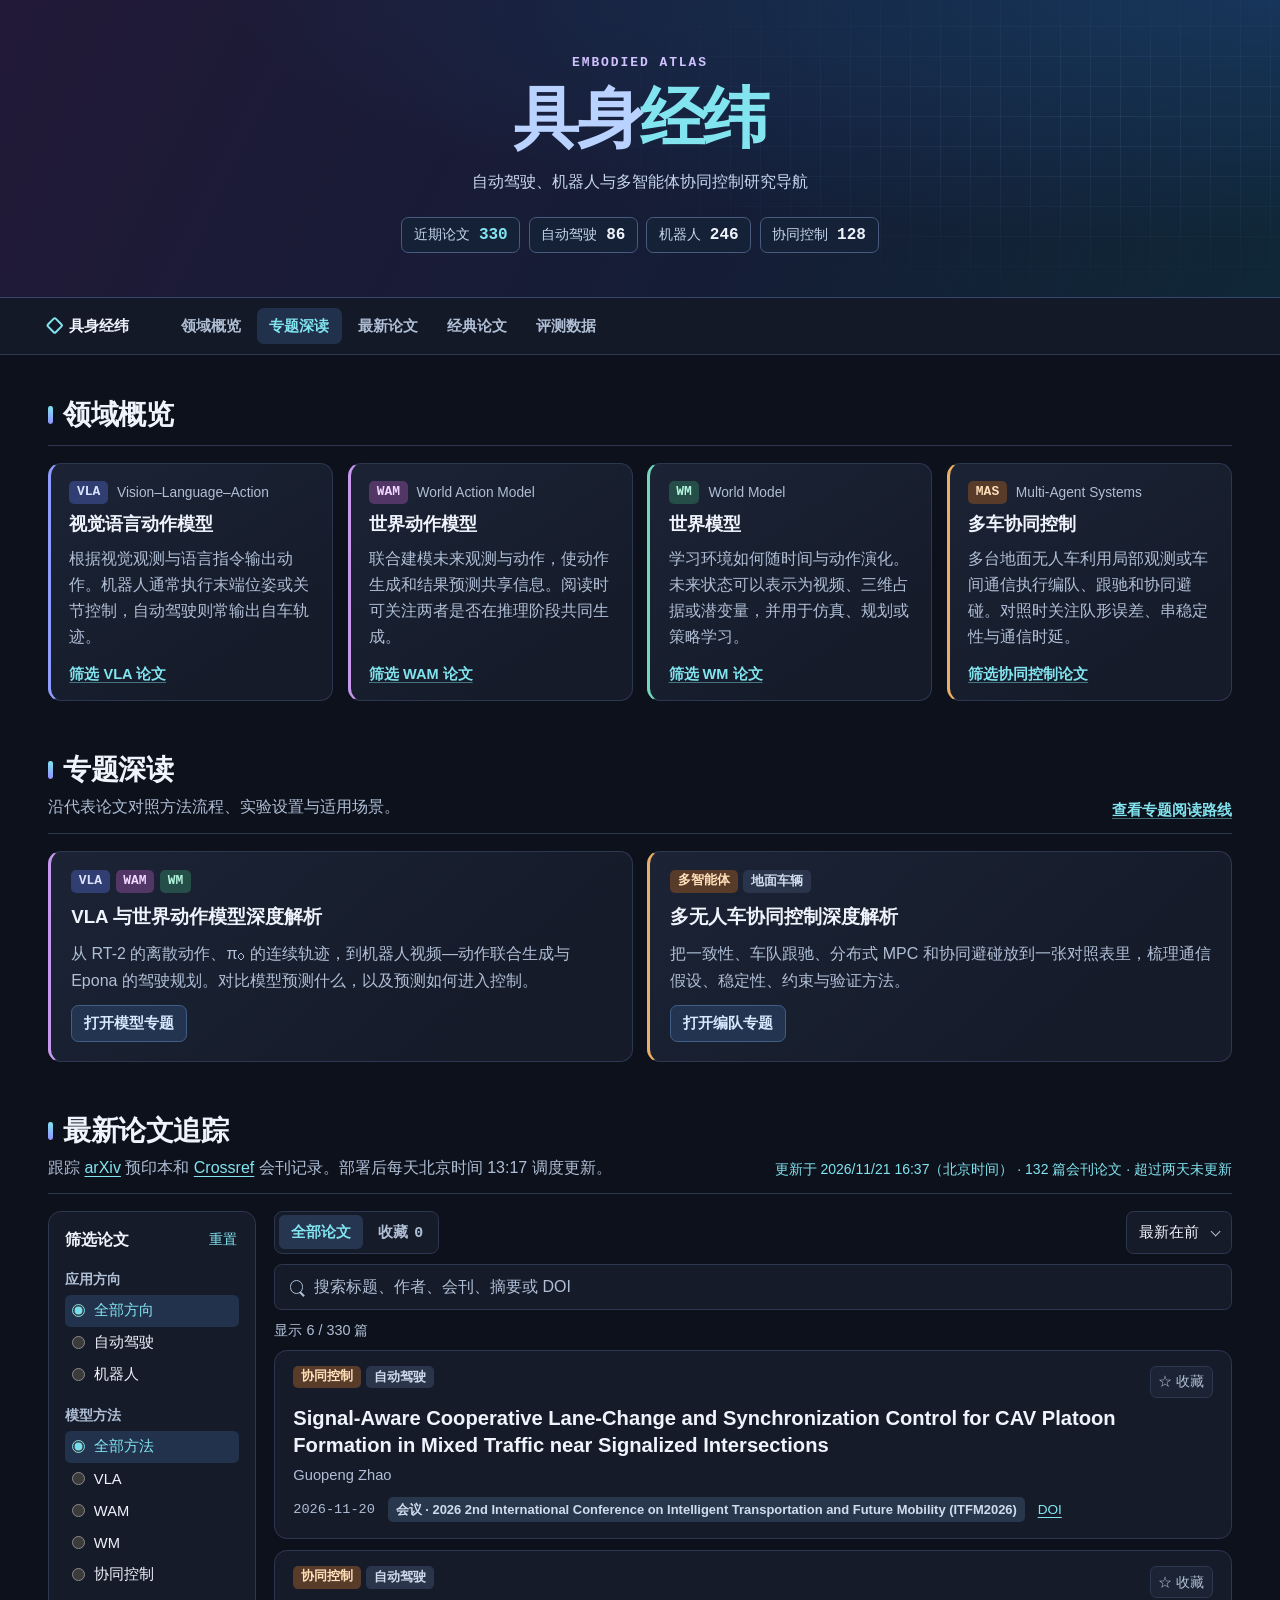
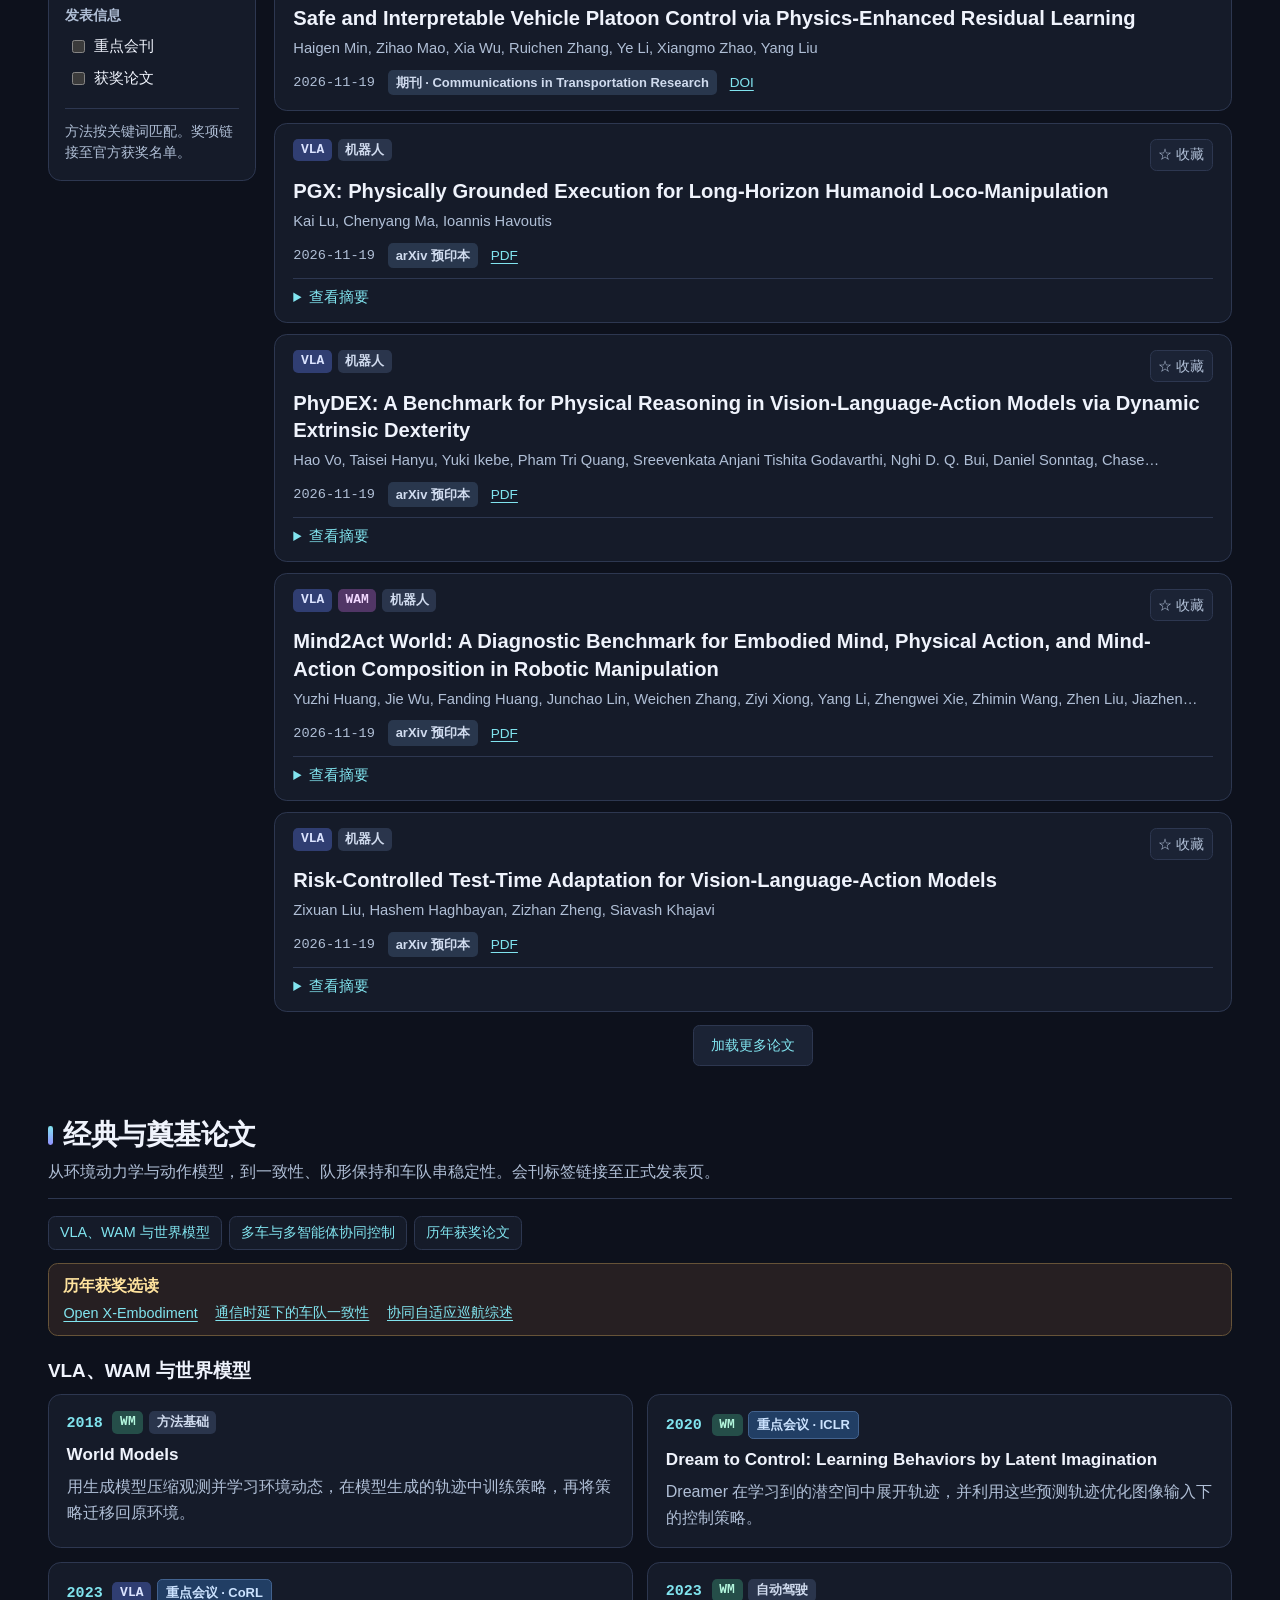
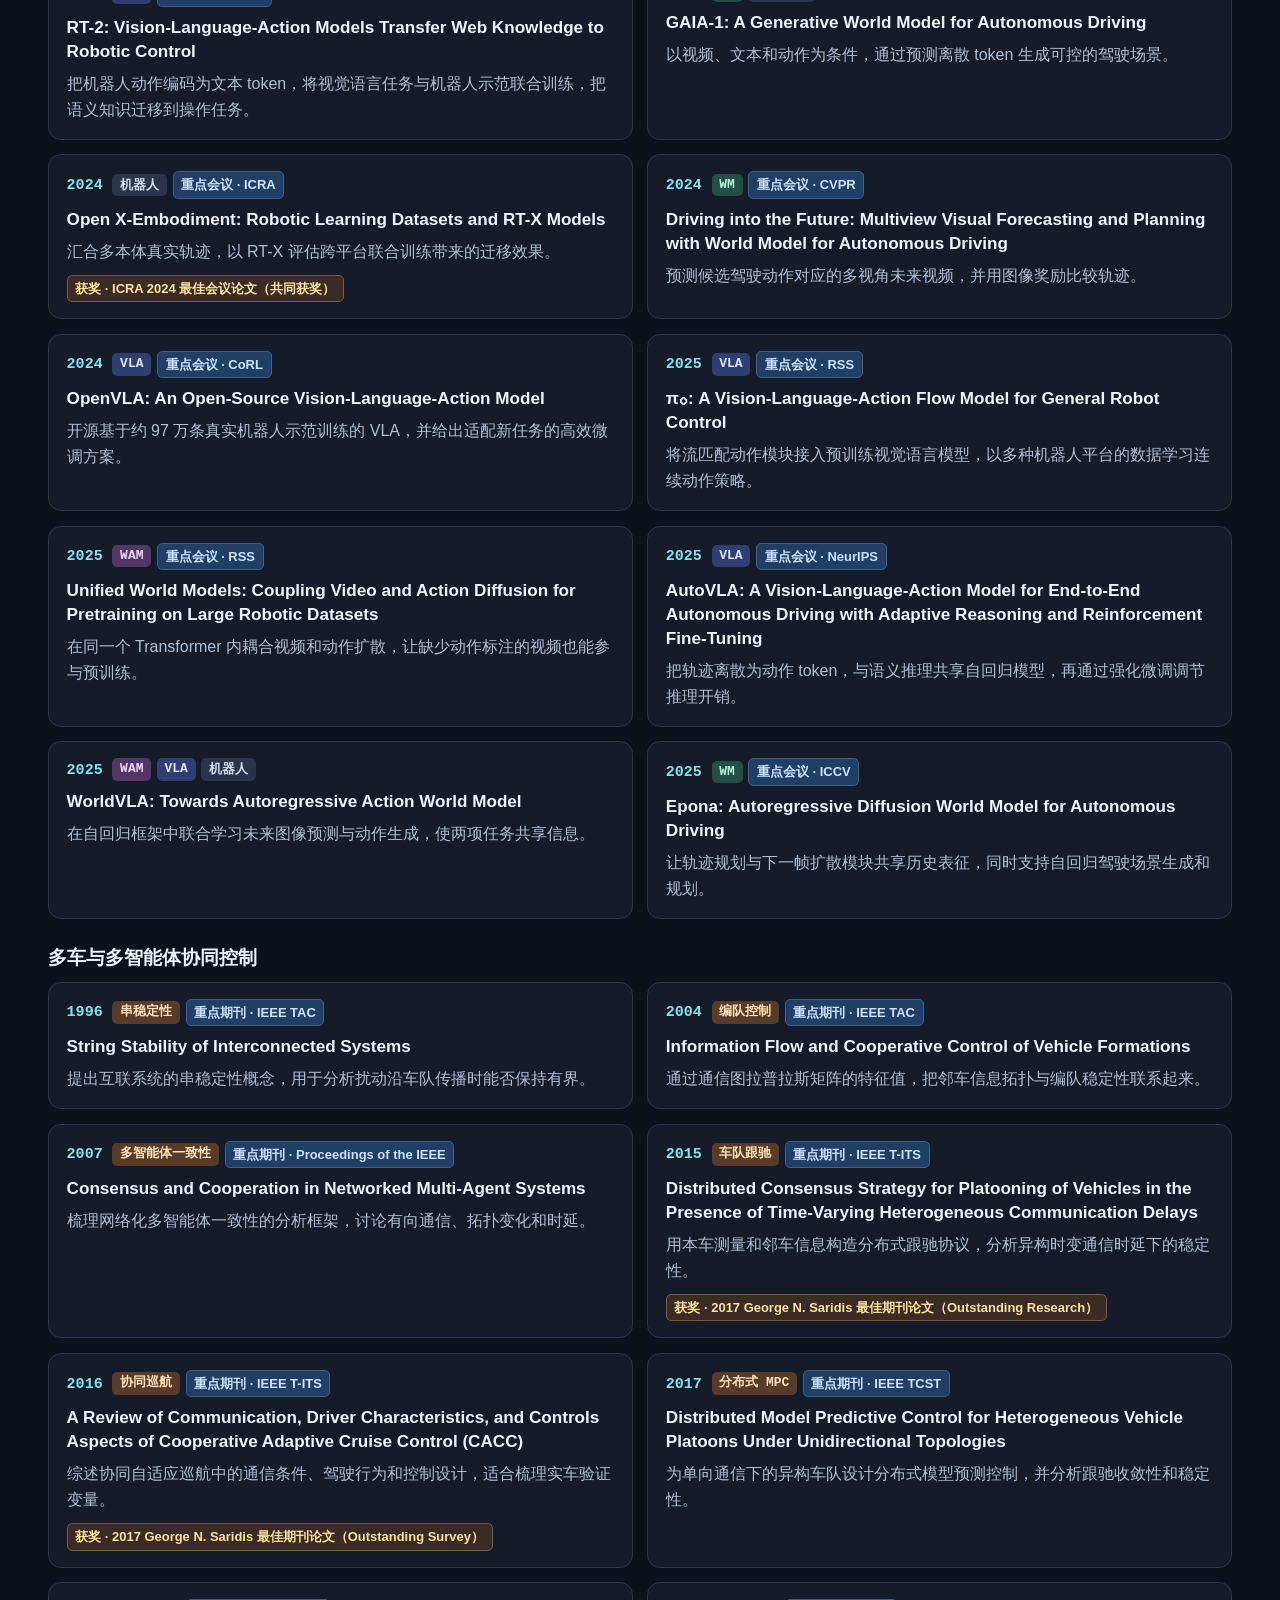
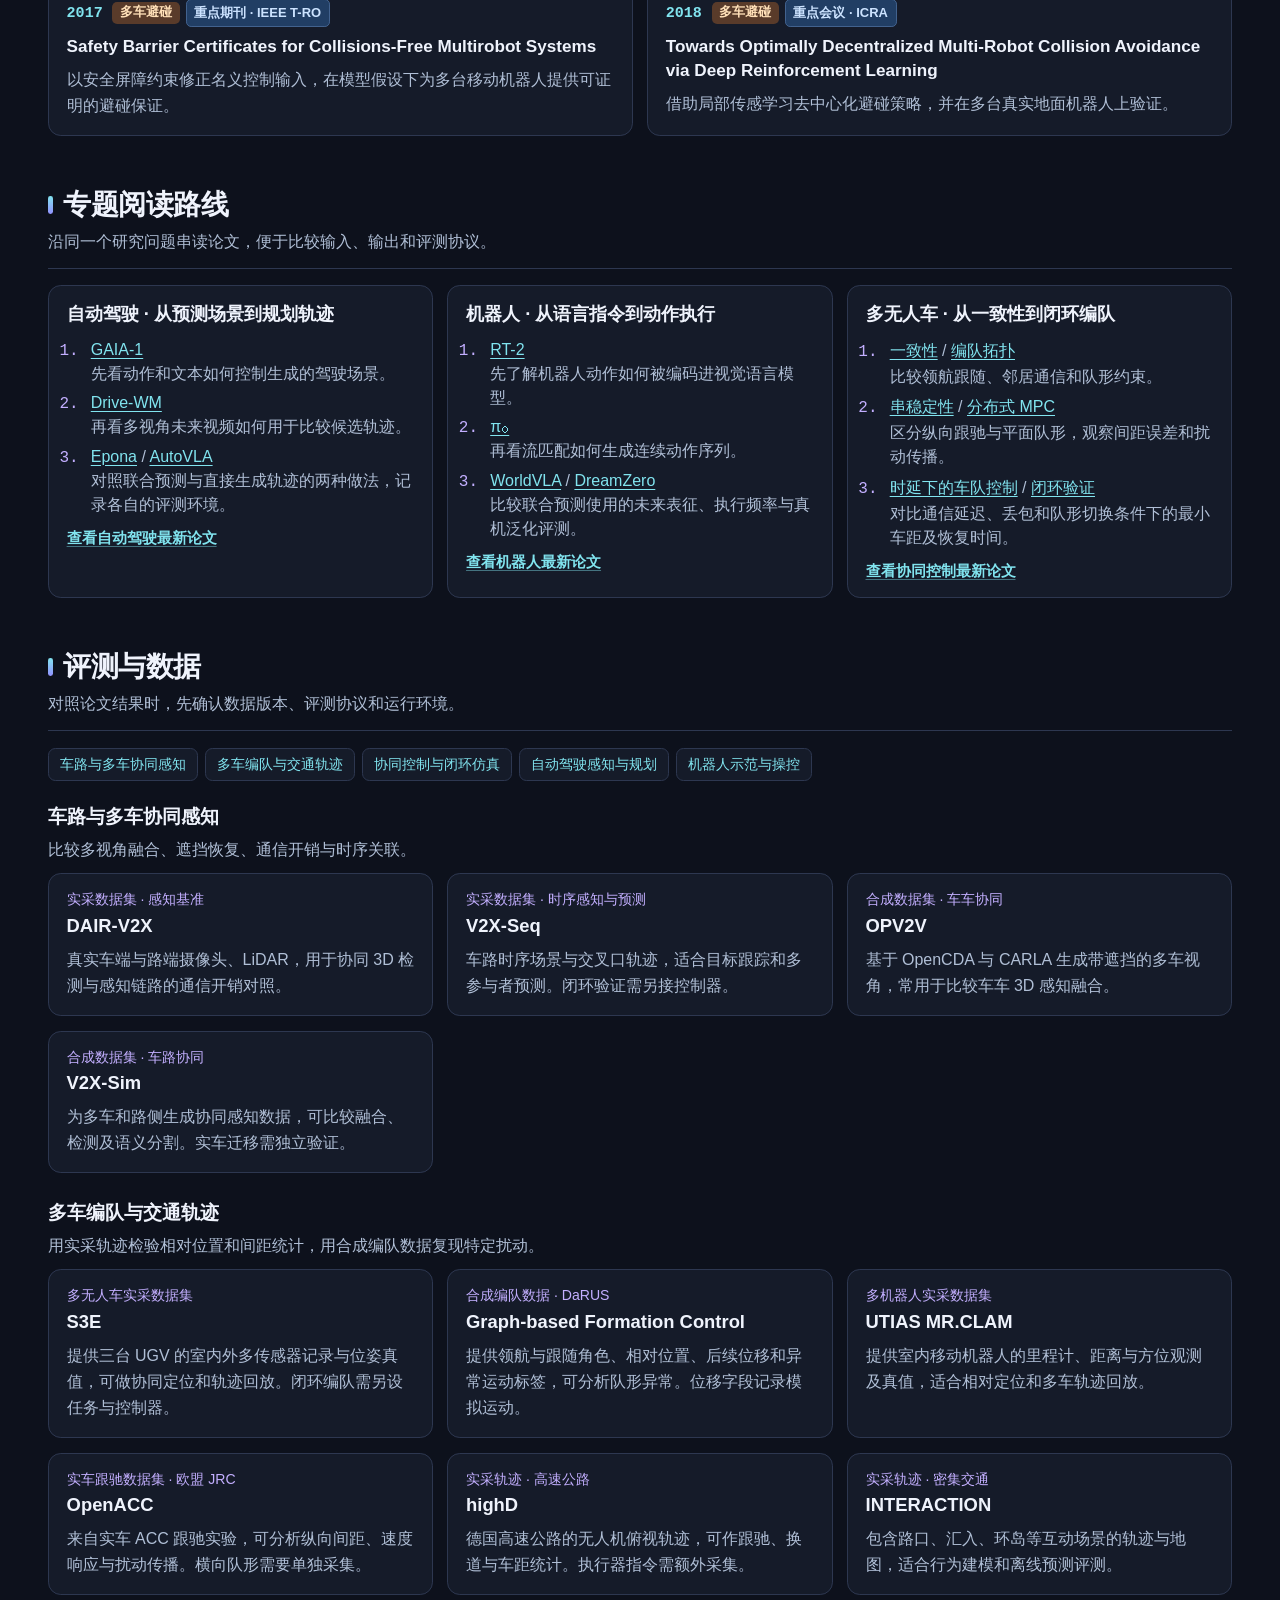
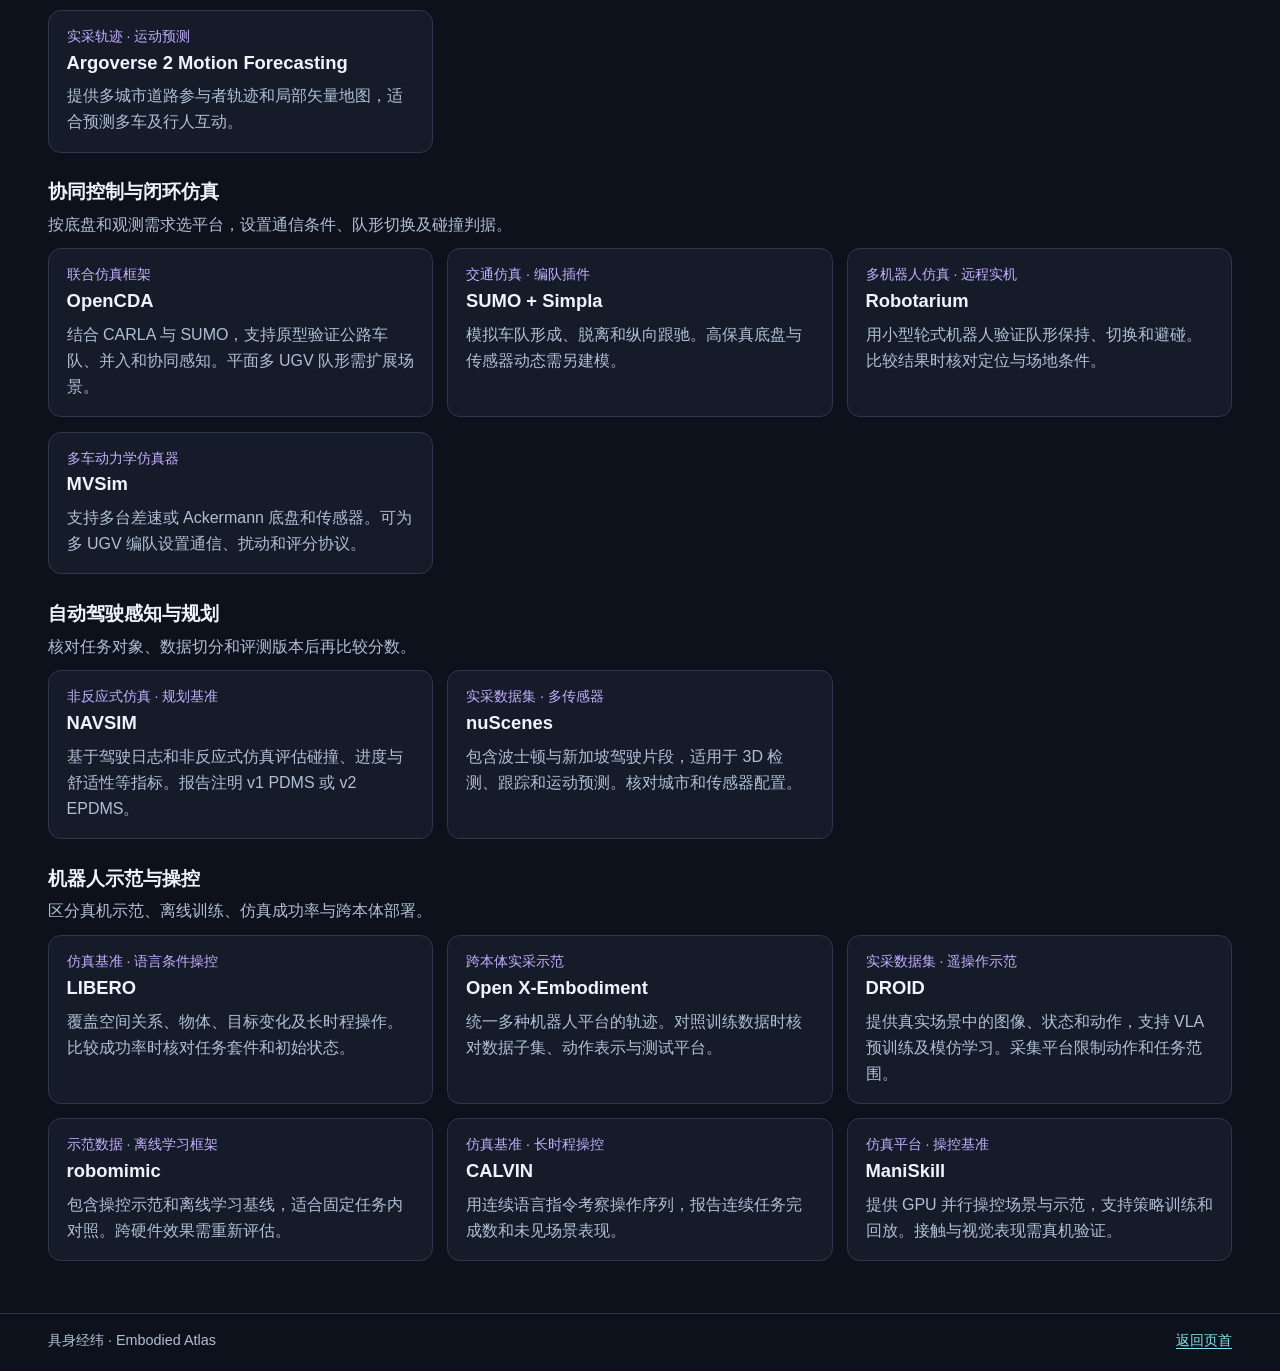
<file: embodied-ai-paper-library/site/index.html>
<!doctype html>
<html lang="zh-CN">
<head>
  <meta charset="utf-8">
  <meta name="viewport" content="width=device-width, initial-scale=1">
  <meta name="description" content="追踪自动驾驶、机器人与多无人车协同控制论文，查阅会刊与奖项、经典文献、数据集及仿真基准。">
  <title>具身经纬 · Embodied Atlas</title>
  <link rel="stylesheet" href="./styles.css">
  <script defer src="./papers.js"></script>
  <script defer src="./app.js"></script>
</head>
<body id="top">
  <a class="skip" href="#tracker">跳到最新论文</a>

  <header class="hero" aria-labelledby="page-title">
    <div class="wrap hero-inner">
      <div class="hero-copy">
        <p class="hero-scope" lang="en">EMBODIED ATLAS</p>
        <h1 id="page-title">具身<span>经纬</span></h1>
        <p class="hero-description">自动驾驶、机器人与多智能体协同控制研究导航</p>
      </div>
      <dl class="hero-stats" aria-label="最新论文收录情况">
        <div class="stat-total"><dt>近期论文</dt><dd id="stat-all">—</dd></div>
        <div><dt>自动驾驶</dt><dd id="stat-driving">—</dd></div>
        <div><dt>机器人</dt><dd id="stat-robotics">—</dd></div>
        <div><dt>协同控制</dt><dd id="stat-mas">—</dd></div>
      </dl>
    </div>
  </header>

  <nav class="section-nav" aria-label="栏目导航">
    <div class="wrap nav-inner">
      <a class="nav-home" href="#top" aria-label="返回页首"><span aria-hidden="true"></span> 具身经纬</a>
      <div class="nav-links">
        <a href="#overview">领域概览</a>
        <a class="nav-dossier" href="#topics">专题深读</a>
        <a href="#tracker">最新论文</a>
        <a href="#classics">经典论文</a>
        <a href="#benchmarks">评测数据</a>
      </div>
    </div>
  </nav>

  <main class="wrap">
    <section id="overview" class="page-section" aria-labelledby="overview-title">
      <div class="section-heading">
        <h2 id="overview-title">领域概览</h2>
      </div>
      <div class="overview-grid">
        <article class="overview-card accent-vla">
          <div class="method-meta"><span class="badge badge-method badge-vla">VLA</span><span lang="en">Vision–Language–Action</span></div>
          <h3>视觉语言动作模型</h3>
          <p>根据视觉观测与语言指令输出动作。机器人通常执行末端位姿或关节控制，自动驾驶则常输出自车轨迹。</p>
          <a class="inline-link" href="#tracker" data-track-method="VLA">筛选 VLA 论文</a>
        </article>
        <article class="overview-card accent-wam">
          <div class="method-meta"><span class="badge badge-method badge-wam">WAM</span><span lang="en">World Action Model</span></div>
          <h3>世界动作模型</h3>
          <p>联合建模未来观测与动作，使动作生成和结果预测共享信息。阅读时可关注两者是否在推理阶段共同生成。</p>
          <a class="inline-link" href="#tracker" data-track-method="WAM">筛选 WAM 论文</a>
        </article>
        <article class="overview-card accent-wm">
          <div class="method-meta"><span class="badge badge-method badge-wm">WM</span><span lang="en">World Model</span></div>
          <h3>世界模型</h3>
          <p>学习环境如何随时间与动作演化。未来状态可以表示为视频、三维占据或潜变量，并用于仿真、规划或策略学习。</p>
          <a class="inline-link" href="#tracker" data-track-method="WM">筛选 WM 论文</a>
        </article>
        <article class="overview-card accent-mas">
          <div class="method-meta"><span class="badge badge-method badge-mas">MAS</span><span lang="en">Multi-Agent Systems</span></div>
          <h3>多车协同控制</h3>
          <p>多台地面无人车利用局部观测或车间通信执行编队、跟驰和协同避碰。对照时关注队形误差、串稳定性与通信时延。</p>
          <a class="inline-link" href="#tracker" data-track-method="MAS">筛选协同控制论文</a>
        </article>
      </div>
    </section>

    <section id="topics" class="page-section" aria-labelledby="topics-title">
      <div class="section-heading">
        <div>
          <h2 id="topics-title">专题深读</h2>
          <p>沿代表论文对照方法流程、实验设置与适用场景。</p>
        </div>
        <a class="inline-link" href="#reading-routes">查看专题阅读路线</a>
      </div>
      <div class="feature-grid">
        <article class="feature-card accent-wam">
          <div class="badges">
            <span class="badge badge-method badge-vla">VLA</span>
            <span class="badge badge-method badge-wam">WAM</span>
            <span class="badge badge-method badge-wm">WM</span>
          </div>
          <h3>VLA 与世界动作模型深度解析</h3>
          <p>从 RT-2 的离散动作、π₀ 的连续轨迹，到机器人视频—动作联合生成与 Epona 的驾驶规划。对比模型预测什么，以及预测如何进入控制。</p>
          <a class="feature-link" href="./world-action.html">打开模型专题</a>
        </article>
        <article class="feature-card accent-mas">
          <div class="badges">
            <span class="badge badge-method badge-mas">多智能体</span>
            <span class="badge badge-domain">地面车辆</span>
          </div>
          <h3>多无人车协同控制深度解析</h3>
          <p>把一致性、车队跟驰、分布式 MPC 和协同避碰放到一张对照表里，梳理通信假设、稳定性、约束与验证方法。</p>
          <a class="feature-link" href="./cooperative.html">打开编队专题</a>
        </article>
      </div>
    </section>

    <section id="tracker" class="page-section" aria-labelledby="tracker-title" tabindex="-1">
      <div class="section-heading tracker-heading">
        <div>
          <h2 id="tracker-title">最新论文追踪</h2>
          <p>跟踪 <a href="https://arxiv.org/">arXiv</a> 预印本和 <a href="https://www.crossref.org/documentation/retrieve-metadata/rest-api/">Crossref</a> 会刊记录。部署后每天北京时间 13:17 调度更新。</p>
        </div>
        <p id="sync-status" class="sync-status">正在读取论文…</p>
      </div>

      <div class="tracker">
        <aside class="filters" aria-labelledby="filters-title">
          <div class="filters-header">
            <h3 id="filters-title">筛选论文</h3>
            <button type="button" class="text-button" id="reset">重置</button>
          </div>
          <fieldset>
            <legend>应用方向</legend>
            <label class="radio-option"><input type="radio" name="domain" value="all" checked> 全部方向</label>
            <label class="radio-option"><input type="radio" name="domain" value="driving"> 自动驾驶</label>
            <label class="radio-option"><input type="radio" name="domain" value="robotics"> 机器人</label>
          </fieldset>
          <fieldset>
            <legend>模型方法</legend>
            <label class="radio-option"><input type="radio" name="method" value="all" checked> 全部方法</label>
            <label class="radio-option"><input type="radio" name="method" value="VLA"> VLA</label>
            <label class="radio-option"><input type="radio" name="method" value="WAM"> WAM</label>
            <label class="radio-option"><input type="radio" name="method" value="WM"> WM</label>
            <label class="radio-option"><input type="radio" name="method" value="MAS"> 协同控制</label>
          </fieldset>
          <fieldset class="publication-filters">
            <legend>发表信息</legend>
            <label class="radio-option"><input type="checkbox" id="featured-only"> 重点会刊</label>
            <label class="radio-option"><input type="checkbox" id="awards-only"> 获奖论文</label>
          </fieldset>
          <p class="filter-note">方法按关键词匹配。奖项链接至官方获奖名单。</p>
        </aside>

        <div id="results" class="results" aria-labelledby="list-title">
          <h3 class="visually-hidden" id="list-title" tabindex="-1">最新论文</h3>
          <div class="results-actions">
            <div class="view-switch" role="group" aria-label="论文视图">
              <button type="button" id="show-feed" aria-pressed="true">全部论文</button>
              <button type="button" id="show-saved" aria-pressed="false">收藏 <span id="saved-count">0</span></button>
            </div>
            <label class="sort-control">
              <span class="visually-hidden">按论文日期排序</span>
              <select id="sort">
                <option value="desc">最新在前</option>
                <option value="asc">最早在前</option>
              </select>
            </label>
          </div>
          <div class="search-control" role="search">
            <span class="search-icon" aria-hidden="true"></span>
            <label class="visually-hidden" for="search">搜索论文</label>
            <input type="search" id="search" placeholder="搜索标题、作者、会刊、摘要或 DOI" autocomplete="off">
          </div>
          <p class="results-count" id="match-count" role="status">正在加载…</p>
          <div id="paper-list" class="paper-list"></div>
          <div id="empty-state" class="empty-state" hidden>
            <h4 id="empty-title"></h4>
            <p id="empty-body"></p>
            <a id="empty-awards" href="#classic-awards" hidden>查看历年获奖论文</a>
          </div>
          <div class="more-row">
            <button type="button" id="more" class="outline-button" hidden>加载更多论文</button>
          </div>
          <p id="save-status" class="visually-hidden" role="status"></p>
          <noscript><p class="empty-state">查看和筛选最新论文需要启用 JavaScript。</p></noscript>
        </div>
      </div>
    </section>

    <section id="classics" class="page-section" aria-labelledby="classics-title">
      <div class="section-heading">
        <div>
          <h2 id="classics-title">经典与奠基论文</h2>
          <p>从环境动力学与动作模型，到一致性、队形保持和车队串稳定性。会刊标签链接至正式发表页。</p>
        </div>
      </div>
      <div class="anchor-links" aria-label="经典论文分类">
        <a href="#model-classics">VLA、WAM 与世界模型</a>
        <a href="#control-classics">多车与多智能体协同控制</a>
        <a href="#classic-awards">历年获奖论文</a>
      </div>
      <div class="award-strip" id="classic-awards" aria-labelledby="classic-awards-title">
        <h3 id="classic-awards-title">历年获奖选读</h3>
        <div>
          <a href="#classic-open-x">Open X-Embodiment</a>
          <a href="#classic-platooning">通信时延下的车队一致性</a>
          <a href="#classic-cacc-survey">协同自适应巡航综述</a>
        </div>
      </div>
      <h3 class="group-heading" id="model-classics">VLA、WAM 与世界模型</h3>
      <ol class="classics-grid">
        <li class="classic" id="classic-world-models">
          <div class="classic-meta"><time datetime="2018">2018</time><span class="badge badge-method badge-wm">WM</span><span class="badge badge-domain">方法基础</span></div>
          <h3><a lang="en" href="https://arxiv.org/abs/1803.10122" target="_blank" rel="noopener noreferrer">World Models</a></h3>
          <p>用生成模型压缩观测并学习环境动态，在模型生成的轨迹中训练策略，再将策略迁移回原环境。</p>
        </li>
        <li class="classic" id="classic-dreamer">
          <div class="classic-meta"><time datetime="2020">2020</time><span class="badge badge-method badge-wm">WM</span><a class="badge venue-highlight" href="https://openreview.net/forum?id=S1lOTC4tDS" target="_blank" rel="noopener noreferrer">重点会议 · ICLR</a></div>
          <h3><a lang="en" href="https://openreview.net/forum?id=S1lOTC4tDS" target="_blank" rel="noopener noreferrer">Dream to Control: Learning Behaviors by Latent Imagination</a></h3>
          <p>Dreamer 在学习到的潜空间中展开轨迹，并利用这些预测轨迹优化图像输入下的控制策略。</p>
        </li>
        <li class="classic" id="classic-rt2">
          <div class="classic-meta"><time datetime="2023">2023</time><span class="badge badge-method badge-vla">VLA</span><a class="badge venue-highlight" href="https://proceedings.mlr.press/v229/zitkovich23a.html" target="_blank" rel="noopener noreferrer">重点会议 · CoRL</a></div>
          <h3><a lang="en" href="https://proceedings.mlr.press/v229/zitkovich23a.html" target="_blank" rel="noopener noreferrer">RT-2: Vision-Language-Action Models Transfer Web Knowledge to Robotic Control</a></h3>
          <p>把机器人动作编码为文本 token，将视觉语言任务与机器人示范联合训练，把语义知识迁移到操作任务。</p>
        </li>
        <li class="classic" id="classic-gaia">
          <div class="classic-meta"><time datetime="2023">2023</time><span class="badge badge-method badge-wm">WM</span><span class="badge badge-domain">自动驾驶</span></div>
          <h3><a lang="en" href="https://arxiv.org/abs/2309.17080" target="_blank" rel="noopener noreferrer">GAIA-1: A Generative World Model for Autonomous Driving</a></h3>
          <p>以视频、文本和动作为条件，通过预测离散 token 生成可控的驾驶场景。</p>
        </li>
        <li class="classic" id="classic-open-x" data-award-id="2310.08864" data-award-doi="10.1109/icra57147.2024.10611477">
          <div class="classic-meta"><time datetime="2024">2024</time><span class="badge badge-domain">机器人</span><a class="badge venue-highlight" href="https://doi.org/10.1109/ICRA57147.2024.10611477" target="_blank" rel="noopener noreferrer">重点会议 · ICRA</a></div>
          <h3><a lang="en" href="https://doi.org/10.1109/ICRA57147.2024.10611477" target="_blank" rel="noopener noreferrer">Open X-Embodiment: Robotic Learning Datasets and RT-X Models</a></h3>
          <p>汇合多本体真实轨迹，以 RT-X 评估跨平台联合训练带来的迁移效果。</p>
          <a class="badge award-chip" href="https://www.ieee-ras.org/awards-recognition/conference-awards/ieee-icra-best-conference-paper-award/" target="_blank" rel="noopener noreferrer">获奖 · ICRA 2024 最佳会议论文（共同获奖）</a>
        </li>
        <li class="classic" id="classic-drive-wm">
          <div class="classic-meta"><time datetime="2024">2024</time><span class="badge badge-method badge-wm">WM</span><a class="badge venue-highlight" href="https://openaccess.thecvf.com/content/CVPR2024/html/Wang_Driving_into_the_Future_Multiview_Visual_Forecasting_and_Planning_with_CVPR_2024_paper.html" target="_blank" rel="noopener noreferrer">重点会议 · CVPR</a></div>
          <h3><a lang="en" href="https://openaccess.thecvf.com/content/CVPR2024/html/Wang_Driving_into_the_Future_Multiview_Visual_Forecasting_and_Planning_with_CVPR_2024_paper.html" target="_blank" rel="noopener noreferrer">Driving into the Future: Multiview Visual Forecasting and Planning with World Model for Autonomous Driving</a></h3>
          <p>预测候选驾驶动作对应的多视角未来视频，并用图像奖励比较轨迹。</p>
        </li>
        <li class="classic" id="classic-openvla">
          <div class="classic-meta"><time datetime="2024">2024</time><span class="badge badge-method badge-vla">VLA</span><a class="badge venue-highlight" href="https://proceedings.mlr.press/v270/kim25c.html" target="_blank" rel="noopener noreferrer">重点会议 · CoRL</a></div>
          <h3><a lang="en" href="https://proceedings.mlr.press/v270/kim25c.html" target="_blank" rel="noopener noreferrer">OpenVLA: An Open-Source Vision-Language-Action Model</a></h3>
          <p>开源基于约 97 万条真实机器人示范训练的 VLA，并给出适配新任务的高效微调方案。</p>
        </li>
        <li class="classic" id="classic-pi0">
          <div class="classic-meta"><time datetime="2025">2025</time><span class="badge badge-method badge-vla">VLA</span><a class="badge venue-highlight" href="https://www.roboticsproceedings.org/rss21/p010.html" target="_blank" rel="noopener noreferrer">重点会议 · RSS</a></div>
          <h3><a lang="en" href="https://www.roboticsproceedings.org/rss21/p010.html" target="_blank" rel="noopener noreferrer">π₀: A Vision-Language-Action Flow Model for General Robot Control</a></h3>
          <p>将流匹配动作模块接入预训练视觉语言模型，以多种机器人平台的数据学习连续动作策略。</p>
        </li>
        <li class="classic" id="classic-uwm">
          <div class="classic-meta"><time datetime="2025">2025</time><span class="badge badge-method badge-wam">WAM</span><a class="badge venue-highlight" href="https://roboticsproceedings.org/rss21/p015.html" target="_blank" rel="noopener noreferrer">重点会议 · RSS</a></div>
          <h3><a lang="en" href="https://roboticsproceedings.org/rss21/p015.html" target="_blank" rel="noopener noreferrer">Unified World Models: Coupling Video and Action Diffusion for Pretraining on Large Robotic Datasets</a></h3>
          <p>在同一个 Transformer 内耦合视频和动作扩散，让缺少动作标注的视频也能参与预训练。</p>
        </li>
        <li class="classic" id="classic-autovla">
          <div class="classic-meta"><time datetime="2025">2025</time><span class="badge badge-method badge-vla">VLA</span><a class="badge venue-highlight" href="https://proceedings.neurips.cc/paper_files/paper/2025/hash/2843fccca5bedd369a4764848b9bd546-Abstract-Conference.html" target="_blank" rel="noopener noreferrer">重点会议 · NeurIPS</a></div>
          <h3><a lang="en" href="https://proceedings.neurips.cc/paper_files/paper/2025/hash/2843fccca5bedd369a4764848b9bd546-Abstract-Conference.html" target="_blank" rel="noopener noreferrer">AutoVLA: A Vision-Language-Action Model for End-to-End Autonomous Driving with Adaptive Reasoning and Reinforcement Fine-Tuning</a></h3>
          <p>把轨迹离散为动作 token，与语义推理共享自回归模型，再通过强化微调调节推理开销。</p>
        </li>
        <li class="classic" id="classic-worldvla">
          <div class="classic-meta"><time datetime="2025">2025</time><span class="badge badge-method badge-wam">WAM</span><span class="badge badge-method badge-vla">VLA</span><span class="badge badge-domain">机器人</span></div>
          <h3><a lang="en" href="https://arxiv.org/abs/2506.21539" target="_blank" rel="noopener noreferrer">WorldVLA: Towards Autoregressive Action World Model</a></h3>
          <p>在自回归框架中联合学习未来图像预测与动作生成，使两项任务共享信息。</p>
        </li>
        <li class="classic" id="classic-epona">
          <div class="classic-meta"><time datetime="2025">2025</time><span class="badge badge-method badge-wm">WM</span><a class="badge venue-highlight" href="https://openaccess.thecvf.com/content/ICCV2025/html/Zhang_Epona_Autoregressive_Diffusion_World_Model_for_Autonomous_Driving_ICCV_2025_paper.html" target="_blank" rel="noopener noreferrer">重点会议 · ICCV</a></div>
          <h3><a lang="en" href="https://openaccess.thecvf.com/content/ICCV2025/html/Zhang_Epona_Autoregressive_Diffusion_World_Model_for_Autonomous_Driving_ICCV_2025_paper.html" target="_blank" rel="noopener noreferrer">Epona: Autoregressive Diffusion World Model for Autonomous Driving</a></h3>
          <p>让轨迹规划与下一帧扩散模块共享历史表征，同时支持自回归驾驶场景生成和规划。</p>
        </li>
      </ol>
      <h3 class="group-heading" id="control-classics">多车与多智能体协同控制</h3>
      <ol class="classics-grid">
        <li class="classic" id="classic-string">
          <div class="classic-meta"><time datetime="1996">1996</time><span class="badge badge-method badge-mas">串稳定性</span><a class="badge venue-highlight" href="https://doi.org/10.1109/9.486636" target="_blank" rel="noopener noreferrer">重点期刊 · IEEE TAC</a></div>
          <h3><a lang="en" href="https://doi.org/10.1109/9.486636" target="_blank" rel="noopener noreferrer">String Stability of Interconnected Systems</a></h3>
          <p>提出互联系统的串稳定性概念，用于分析扰动沿车队传播时能否保持有界。</p>
        </li>
        <li class="classic" id="classic-formation">
          <div class="classic-meta"><time datetime="2004">2004</time><span class="badge badge-method badge-mas">编队控制</span><a class="badge venue-highlight" href="https://doi.org/10.1109/TAC.2004.834433" target="_blank" rel="noopener noreferrer">重点期刊 · IEEE TAC</a></div>
          <h3><a lang="en" href="https://doi.org/10.1109/TAC.2004.834433" target="_blank" rel="noopener noreferrer">Information Flow and Cooperative Control of Vehicle Formations</a></h3>
          <p>通过通信图拉普拉斯矩阵的特征值，把邻车信息拓扑与编队稳定性联系起来。</p>
        </li>
        <li class="classic" id="classic-consensus">
          <div class="classic-meta"><time datetime="2007">2007</time><span class="badge badge-method badge-mas">多智能体一致性</span><a class="badge venue-highlight" href="https://doi.org/10.1109/JPROC.2006.887293" target="_blank" rel="noopener noreferrer">重点期刊 · Proceedings of the IEEE</a></div>
          <h3><a lang="en" href="https://doi.org/10.1109/JPROC.2006.887293" target="_blank" rel="noopener noreferrer">Consensus and Cooperation in Networked Multi-Agent Systems</a></h3>
          <p>梳理网络化多智能体一致性的分析框架，讨论有向通信、拓扑变化和时延。</p>
        </li>
        <li class="classic" id="classic-platooning" data-award-doi="10.1109/tits.2014.2328439">
          <div class="classic-meta"><time datetime="2015">2015</time><span class="badge badge-method badge-mas">车队跟驰</span><a class="badge venue-highlight" href="https://doi.org/10.1109/TITS.2014.2328439" target="_blank" rel="noopener noreferrer">重点期刊 · IEEE T-ITS</a></div>
          <h3><a lang="en" href="https://doi.org/10.1109/TITS.2014.2328439" target="_blank" rel="noopener noreferrer">Distributed Consensus Strategy for Platooning of Vehicles in the Presence of Time-Varying Heterogeneous Communication Delays</a></h3>
          <p>用本车测量和邻车信息构造分布式跟驰协议，分析异构时变通信时延下的稳定性。</p>
          <a class="badge award-chip" href="https://ieee-itss.org/pub/t-its/t-its-paper-award-history/" target="_blank" rel="noopener noreferrer">获奖 · 2017 George N. Saridis 最佳期刊论文（Outstanding Research）</a>
        </li>
        <li class="classic" id="classic-cacc-survey" data-award-doi="10.1109/tits.2015.2483063">
          <div class="classic-meta"><time datetime="2016">2016</time><span class="badge badge-method badge-mas">协同巡航</span><a class="badge venue-highlight" href="https://doi.org/10.1109/TITS.2015.2483063" target="_blank" rel="noopener noreferrer">重点期刊 · IEEE T-ITS</a></div>
          <h3><a lang="en" href="https://doi.org/10.1109/TITS.2015.2483063" target="_blank" rel="noopener noreferrer">A Review of Communication, Driver Characteristics, and Controls Aspects of Cooperative Adaptive Cruise Control (CACC)</a></h3>
          <p>综述协同自适应巡航中的通信条件、驾驶行为和控制设计，适合梳理实车验证变量。</p>
          <a class="badge award-chip" href="https://ieee-itss.org/pub/t-its/t-its-paper-award-history/" target="_blank" rel="noopener noreferrer">获奖 · 2017 George N. Saridis 最佳期刊论文（Outstanding Survey）</a>
        </li>
        <li class="classic" id="classic-dmpc">
          <div class="classic-meta"><time datetime="2017">2017</time><span class="badge badge-method badge-mas">分布式 MPC</span><a class="badge venue-highlight" href="https://doi.org/10.1109/TCST.2016.2594588" target="_blank" rel="noopener noreferrer">重点期刊 · IEEE TCST</a></div>
          <h3><a lang="en" href="https://doi.org/10.1109/TCST.2016.2594588" target="_blank" rel="noopener noreferrer">Distributed Model Predictive Control for Heterogeneous Vehicle Platoons Under Unidirectional Topologies</a></h3>
          <p>为单向通信下的异构车队设计分布式模型预测控制，并分析跟驰收敛性和稳定性。</p>
        </li>
        <li class="classic" id="classic-barrier">
          <div class="classic-meta"><time datetime="2017">2017</time><span class="badge badge-method badge-mas">多车避碰</span><a class="badge venue-highlight" href="https://doi.org/10.1109/TRO.2017.2659727" target="_blank" rel="noopener noreferrer">重点期刊 · IEEE T-RO</a></div>
          <h3><a lang="en" href="https://doi.org/10.1109/TRO.2017.2659727" target="_blank" rel="noopener noreferrer">Safety Barrier Certificates for Collisions-Free Multirobot Systems</a></h3>
          <p>以安全屏障约束修正名义控制输入，在模型假设下为多台移动机器人提供可证明的避碰保证。</p>
        </li>
        <li class="classic" id="classic-collision">
          <div class="classic-meta"><time datetime="2018">2018</time><span class="badge badge-method badge-mas">多车避碰</span><a class="badge venue-highlight" href="https://doi.org/10.1109/ICRA.2018.8461113" target="_blank" rel="noopener noreferrer">重点会议 · ICRA</a></div>
          <h3><a lang="en" href="https://doi.org/10.1109/ICRA.2018.8461113" target="_blank" rel="noopener noreferrer">Towards Optimally Decentralized Multi-Robot Collision Avoidance via Deep Reinforcement Learning</a></h3>
          <p>借助局部传感学习去中心化避碰策略，并在多台真实地面机器人上验证。</p>
        </li>
      </ol>
    </section>

    <section id="reading-routes" class="page-section" aria-labelledby="reading-routes-title">
      <div class="section-heading">
        <div>
          <h2 id="reading-routes-title">专题阅读路线</h2>
          <p>沿同一个研究问题串读论文，便于比较输入、输出和评测协议。</p>
        </div>
      </div>
      <div class="topic-grid">
        <article class="topic-card">
          <h3>自动驾驶 · 从预测场景到规划轨迹</h3>
          <ol class="reading-path">
            <li><a href="#classic-gaia">GAIA-1</a><span>先看动作和文本如何控制生成的驾驶场景。</span></li>
            <li><a href="#classic-drive-wm">Drive-WM</a><span>再看多视角未来视频如何用于比较候选轨迹。</span></li>
            <li><a href="#classic-epona">Epona</a> / <a href="#classic-autovla">AutoVLA</a><span>对照联合预测与直接生成轨迹的两种做法，记录各自的评测环境。</span></li>
          </ol>
          <a class="inline-link" href="#tracker" data-track-domain="driving">查看自动驾驶最新论文</a>
        </article>
        <article class="topic-card">
          <h3>机器人 · 从语言指令到动作执行</h3>
          <ol class="reading-path">
            <li><a href="#classic-rt2">RT-2</a><span>先了解机器人动作如何被编码进视觉语言模型。</span></li>
            <li><a href="#classic-pi0">π₀</a><span>再看流匹配如何生成连续动作序列。</span></li>
            <li><a href="#classic-worldvla">WorldVLA</a> / <a href="https://arxiv.org/abs/2602.15922" target="_blank" rel="noopener noreferrer">DreamZero</a><span>比较联合预测使用的未来表征、执行频率与真机泛化评测。</span></li>
          </ol>
          <a class="inline-link" href="#tracker" data-track-domain="robotics">查看机器人最新论文</a>
        </article>
        <article class="topic-card">
          <h3>多无人车 · 从一致性到闭环编队</h3>
          <ol class="reading-path">
            <li><a href="#classic-consensus">一致性</a> / <a href="#classic-formation">编队拓扑</a><span>比较领航跟随、邻居通信和队形约束。</span></li>
            <li><a href="#classic-string">串稳定性</a> / <a href="#classic-dmpc">分布式 MPC</a><span>区分纵向跟驰与平面队形，观察间距误差和扰动传播。</span></li>
            <li><a href="#classic-platooning">时延下的车队控制</a> / <a href="#control-tools">闭环验证</a><span>对比通信延迟、丢包和队形切换条件下的最小车距及恢复时间。</span></li>
          </ol>
          <a class="inline-link" href="#tracker" data-track-method="MAS">查看协同控制最新论文</a>
        </article>
      </div>
    </section>

    <section id="benchmarks" class="page-section" aria-labelledby="benchmarks-title">
      <div class="section-heading">
        <div>
          <h2 id="benchmarks-title">评测与数据</h2>
          <p>对照论文结果时，先确认数据版本、评测协议和运行环境。</p>
        </div>
      </div>
      <div class="anchor-links" aria-label="评测资源分类">
        <a href="#v2x-data">车路与多车协同感知</a>
        <a href="#formation-data">多车编队与交通轨迹</a>
        <a href="#control-tools">协同控制与闭环仿真</a>
        <a href="#driving-data">自动驾驶感知与规划</a>
        <a href="#robot-data">机器人示范与操控</a>
      </div>
      <section id="v2x-data" class="resource-group" aria-labelledby="v2x-data-title">
        <h3 class="group-heading" id="v2x-data-title">车路与多车协同感知</h3>
        <p class="group-description">比较多视角融合、遮挡恢复、通信开销与时序关联。</p>
        <div class="resource-grid">
          <article class="resource-card">
            <div class="resource-type">实采数据集 · 感知基准</div>
            <h4><a href="https://air.tsinghua.edu.cn/DAIR-V2X/english/index.html" target="_blank" rel="noopener noreferrer">DAIR-V2X</a></h4>
            <p>真实车端与路端摄像头、LiDAR，用于协同 3D 检测与感知链路的通信开销对照。</p>
          </article>
          <article class="resource-card">
            <div class="resource-type">实采数据集 · 时序感知与预测</div>
            <h4><a href="https://github.com/AIR-THU/DAIR-V2X-Seq" target="_blank" rel="noopener noreferrer">V2X-Seq</a></h4>
            <p>车路时序场景与交叉口轨迹，适合目标跟踪和多参与者预测。闭环验证需另接控制器。</p>
          </article>
          <article class="resource-card">
            <div class="resource-type">合成数据集 · 车车协同</div>
            <h4><a href="https://mobility-lab.seas.ucla.edu/opv2v/" target="_blank" rel="noopener noreferrer">OPV2V</a></h4>
            <p>基于 OpenCDA 与 CARLA 生成带遮挡的多车视角，常用于比较车车 3D 感知融合。</p>
          </article>
          <article class="resource-card">
            <div class="resource-type">合成数据集 · 车路协同</div>
            <h4><a href="https://ai4ce.github.io/V2X-Sim/index.html" target="_blank" rel="noopener noreferrer">V2X-Sim</a></h4>
            <p>为多车和路侧生成协同感知数据，可比较融合、检测及语义分割。实车迁移需独立验证。</p>
          </article>
        </div>
      </section>
      <section id="formation-data" class="resource-group" aria-labelledby="formation-data-title">
        <h3 class="group-heading" id="formation-data-title">多车编队与交通轨迹</h3>
        <p class="group-description">用实采轨迹检验相对位置和间距统计，用合成编队数据复现特定扰动。</p>
        <div class="resource-grid">
          <article class="resource-card">
            <div class="resource-type">多无人车实采数据集</div>
            <h4><a href="https://pengyu-team.github.io/S3E/" target="_blank" rel="noopener noreferrer">S3E</a></h4>
            <p>提供三台 UGV 的室内外多传感器记录与位姿真值，可做协同定位和轨迹回放。闭环编队需另设任务与控制器。</p>
          </article>
          <article class="resource-card">
            <div class="resource-type">合成编队数据 · DaRUS</div>
            <h4><a href="https://darus.uni-stuttgart.de/dataset.xhtml?persistentId=doi%3A10.18419%2FDARUS-6135" target="_blank" rel="noopener noreferrer">Graph-based Formation Control</a></h4>
            <p>提供领航与跟随角色、相对位置、后续位移和异常运动标签，可分析队形异常。位移字段记录模拟运动。</p>
          </article>
          <article class="resource-card">
            <div class="resource-type">多机器人实采数据集</div>
            <h4><a href="https://asrl.utias.utoronto.ca/datasets/mrclam/index.html" target="_blank" rel="noopener noreferrer">UTIAS MR.CLAM</a></h4>
            <p>提供室内移动机器人的里程计、距离与方位观测及真值，适合相对定位和多车轨迹回放。</p>
          </article>
          <article class="resource-card">
            <div class="resource-type">实车跟驰数据集 · 欧盟 JRC</div>
            <h4><a href="https://data.europa.eu/data/datasets/9702c950-c80f-4d2f-982f-44d06ea0009f?locale=en" target="_blank" rel="noopener noreferrer">OpenACC</a></h4>
            <p>来自实车 ACC 跟驰实验，可分析纵向间距、速度响应与扰动传播。横向队形需要单独采集。</p>
          </article>
          <article class="resource-card">
            <div class="resource-type">实采轨迹 · 高速公路</div>
            <h4><a href="https://levelxdata.com/highd-dataset/" target="_blank" rel="noopener noreferrer">highD</a></h4>
            <p>德国高速公路的无人机俯视轨迹，可作跟驰、换道与车距统计。执行器指令需额外采集。</p>
          </article>
          <article class="resource-card">
            <div class="resource-type">实采轨迹 · 密集交通</div>
            <h4><a href="https://huggingface.co/datasets/INTERACTION-dataset/INTERACTION-dataset" target="_blank" rel="noopener noreferrer">INTERACTION</a></h4>
            <p>包含路口、汇入、环岛等互动场景的轨迹与地图，适合行为建模和离线预测评测。</p>
          </article>
          <article class="resource-card">
            <div class="resource-type">实采轨迹 · 运动预测</div>
            <h4><a href="https://argoverse.github.io/user-guide/datasets/motion_forecasting.html" target="_blank" rel="noopener noreferrer">Argoverse 2 Motion Forecasting</a></h4>
            <p>提供多城市道路参与者轨迹和局部矢量地图，适合预测多车及行人互动。</p>
          </article>
        </div>
      </section>
      <section id="control-tools" class="resource-group" aria-labelledby="control-tools-title">
        <h3 class="group-heading" id="control-tools-title">协同控制与闭环仿真</h3>
        <p class="group-description">按底盘和观测需求选平台，设置通信条件、队形切换及碰撞判据。</p>
        <div class="resource-grid">
          <article class="resource-card">
            <div class="resource-type">联合仿真框架</div>
            <h4><a href="https://github.com/ucla-mobility/OpenCDA" target="_blank" rel="noopener noreferrer">OpenCDA</a></h4>
            <p>结合 CARLA 与 SUMO，支持原型验证公路车队、并入和协同感知。平面多 UGV 队形需扩展场景。</p>
          </article>
          <article class="resource-card">
            <div class="resource-type">交通仿真 · 编队插件</div>
            <h4><a href="https://eclipse.dev/sumo/docs/Simpla.html" target="_blank" rel="noopener noreferrer">SUMO + Simpla</a></h4>
            <p>模拟车队形成、脱离和纵向跟驰。高保真底盘与传感器动态需另建模。</p>
          </article>
          <article class="resource-card">
            <div class="resource-type">多机器人仿真 · 远程实机</div>
            <h4><a href="https://www.robotarium.gatech.edu/" target="_blank" rel="noopener noreferrer">Robotarium</a></h4>
            <p>用小型轮式机器人验证队形保持、切换和避碰。比较结果时核对定位与场地条件。</p>
          </article>
          <article class="resource-card">
            <div class="resource-type">多车动力学仿真器</div>
            <h4><a href="https://github.com/MRPT/mvsim" target="_blank" rel="noopener noreferrer">MVSim</a></h4>
            <p>支持多台差速或 Ackermann 底盘和传感器。可为多 UGV 编队设置通信、扰动和评分协议。</p>
          </article>
        </div>
      </section>
      <section id="driving-data" class="resource-group" aria-labelledby="driving-data-title">
        <h3 class="group-heading" id="driving-data-title">自动驾驶感知与规划</h3>
        <p class="group-description">核对任务对象、数据切分和评测版本后再比较分数。</p>
        <div class="resource-grid">
          <article class="resource-card">
            <div class="resource-type">非反应式仿真 · 规划基准</div>
            <h4><a href="https://github.com/autonomousvision/navsim" target="_blank" rel="noopener noreferrer">NAVSIM</a></h4>
            <p>基于驾驶日志和非反应式仿真评估碰撞、进度与舒适性等指标。报告注明 v1 PDMS 或 v2 EPDMS。</p>
          </article>
          <article class="resource-card">
            <div class="resource-type">实采数据集 · 多传感器</div>
            <h4><a href="https://www.nuscenes.org/nuscenes" target="_blank" rel="noopener noreferrer">nuScenes</a></h4>
            <p>包含波士顿与新加坡驾驶片段，适用于 3D 检测、跟踪和运动预测。核对城市和传感器配置。</p>
          </article>
        </div>
      </section>
      <section id="robot-data" class="resource-group" aria-labelledby="robot-data-title">
        <h3 class="group-heading" id="robot-data-title">机器人示范与操控</h3>
        <p class="group-description">区分真机示范、离线训练、仿真成功率与跨本体部署。</p>
        <div class="resource-grid">
          <article class="resource-card">
            <div class="resource-type">仿真基准 · 语言条件操控</div>
            <h4><a href="https://github.com/Lifelong-Robot-Learning/LIBERO" target="_blank" rel="noopener noreferrer">LIBERO</a></h4>
            <p>覆盖空间关系、物体、目标变化及长时程操作。比较成功率时核对任务套件和初始状态。</p>
          </article>
          <article class="resource-card">
            <div class="resource-type">跨本体实采示范</div>
            <h4><a href="https://robotics-transformer-x.github.io/" target="_blank" rel="noopener noreferrer">Open X-Embodiment</a></h4>
            <p>统一多种机器人平台的轨迹。对照训练数据时核对数据子集、动作表示与测试平台。</p>
          </article>
          <article class="resource-card">
            <div class="resource-type">实采数据集 · 遥操作示范</div>
            <h4><a href="https://droid-dataset.github.io/" target="_blank" rel="noopener noreferrer">DROID</a></h4>
            <p>提供真实场景中的图像、状态和动作，支持 VLA 预训练及模仿学习。采集平台限制动作和任务范围。</p>
          </article>
          <article class="resource-card">
            <div class="resource-type">示范数据 · 离线学习框架</div>
            <h4><a href="https://robomimic.github.io/docs/introduction/overview.html" target="_blank" rel="noopener noreferrer">robomimic</a></h4>
            <p>包含操控示范和离线学习基线，适合固定任务内对照。跨硬件效果需重新评估。</p>
          </article>
          <article class="resource-card">
            <div class="resource-type">仿真基准 · 长时程操控</div>
            <h4><a href="https://github.com/mees/calvin" target="_blank" rel="noopener noreferrer">CALVIN</a></h4>
            <p>用连续语言指令考察操作序列，报告连续任务完成数和未见场景表现。</p>
          </article>
          <article class="resource-card">
            <div class="resource-type">仿真平台 · 操控基准</div>
            <h4><a href="https://github.com/mani-skill/ManiSkill" target="_blank" rel="noopener noreferrer">ManiSkill</a></h4>
            <p>提供 GPU 并行操控场景与示范，支持策略训练和回放。接触与视觉表现需真机验证。</p>
          </article>
        </div>
      </section>
    </section>
  </main>

  <footer class="page-footer">
    <div class="wrap footer-inner">
      <span>具身经纬 · Embodied Atlas</span>
      <a href="#top">返回页首</a>
    </div>
  </footer>
</body>
</html>
</file>
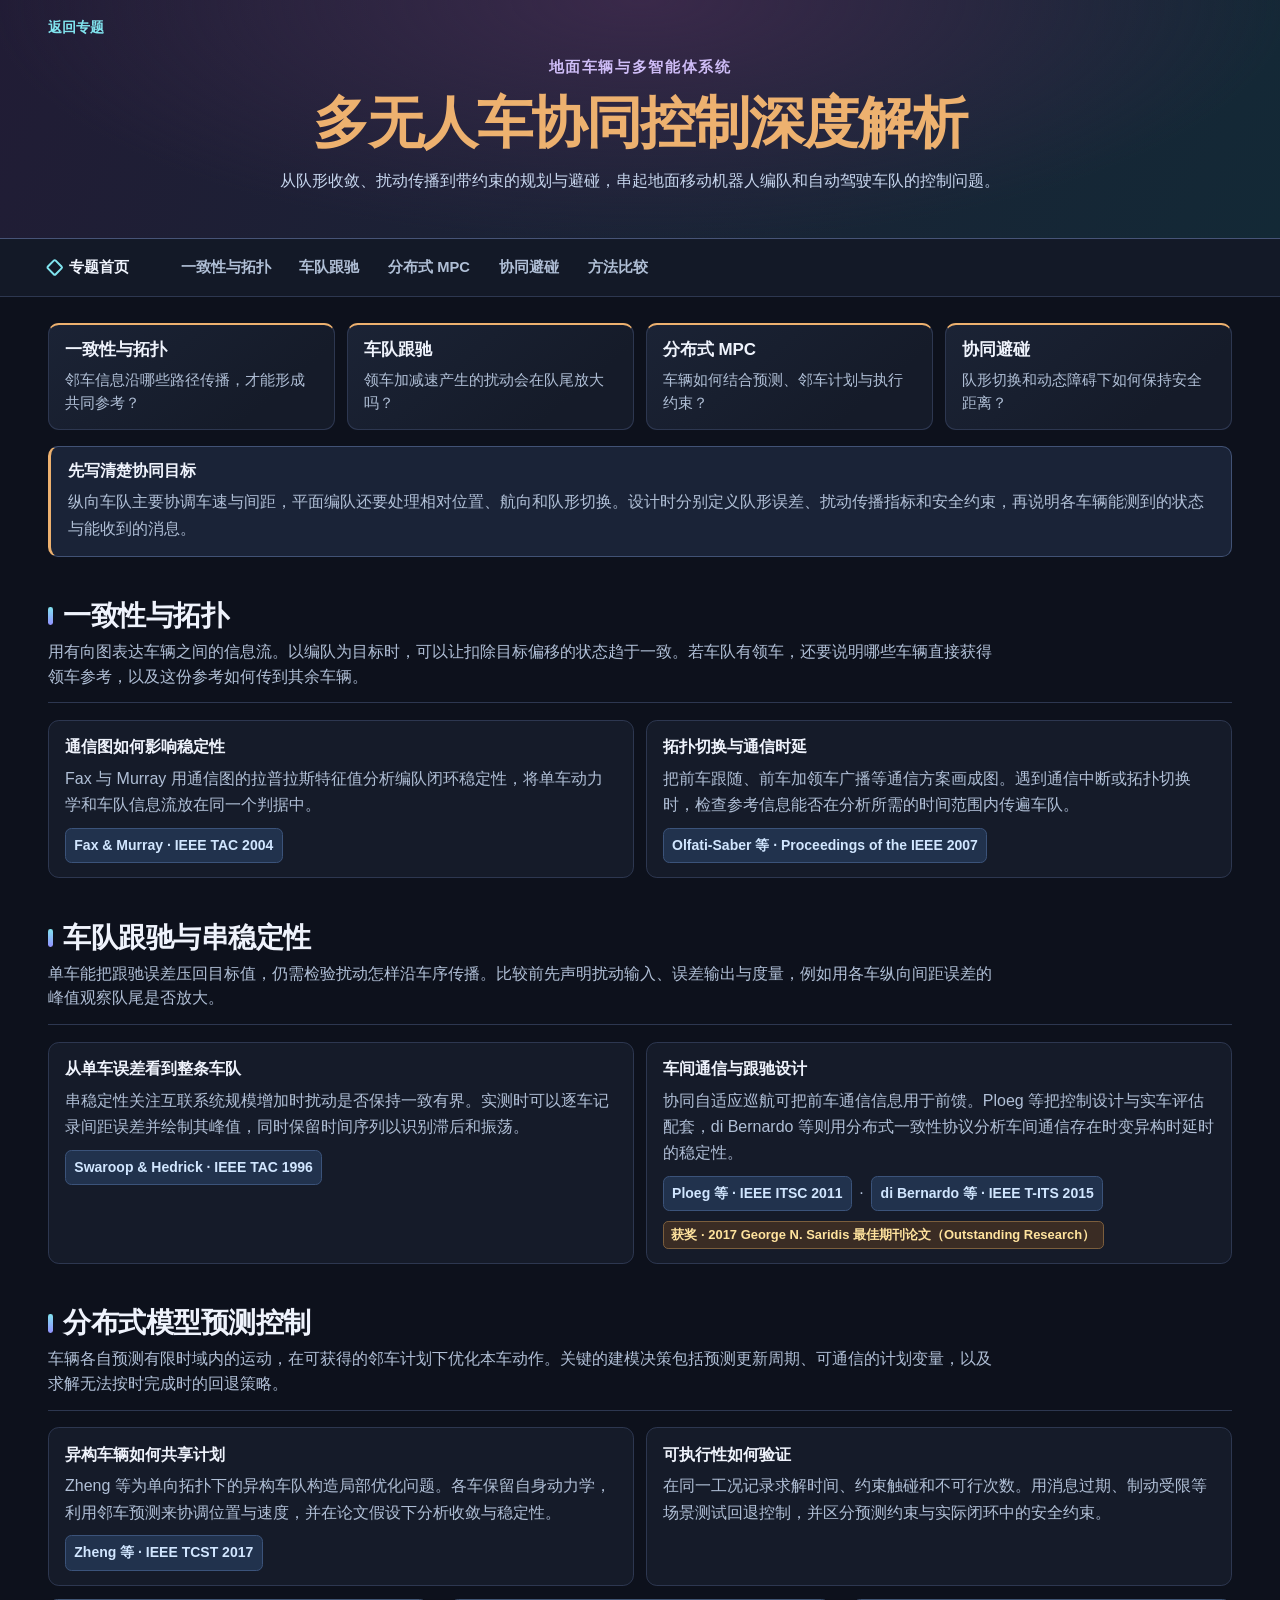
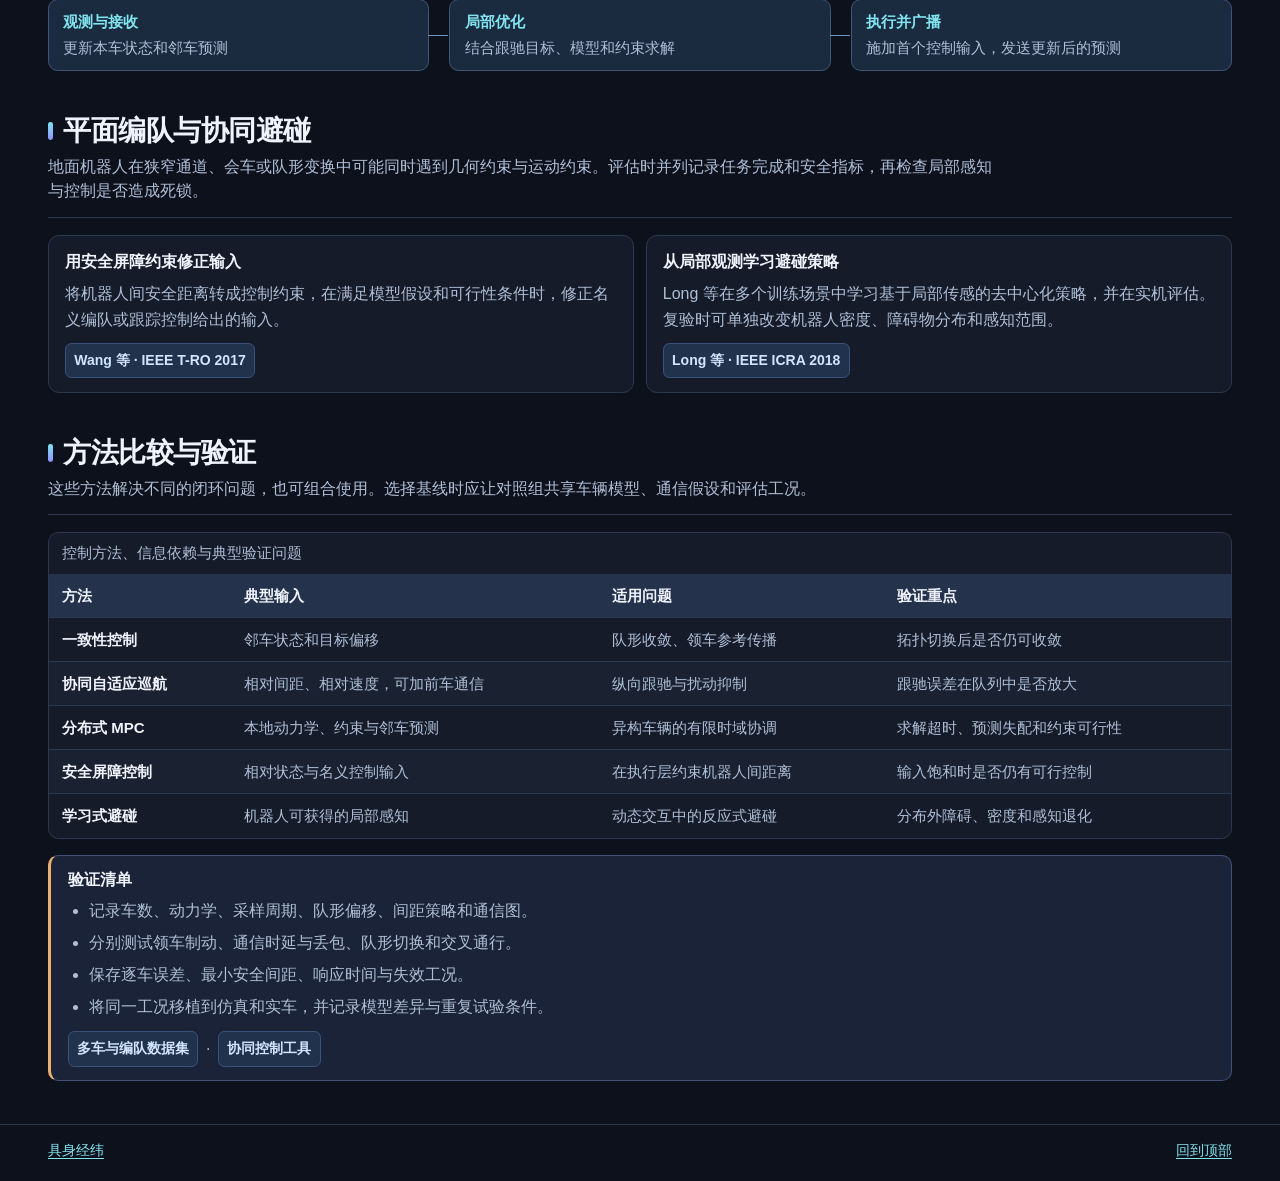
<file: embodied-ai-paper-library/site/cooperative.html>
<!doctype html>
<html lang="zh-CN">
<head>
  <meta charset="utf-8">
  <meta name="viewport" content="width=device-width, initial-scale=1">
  <meta name="description" content="从一致性、串稳定性、分布式模型预测控制与安全约束出发，阅读多无人车协同控制的代表论文与验证方法。">
  <title>多无人车协同控制深度解析 · 具身经纬</title>
  <link rel="stylesheet" href="./styles.css">
  <link rel="stylesheet" href="./dossiers.css">
</head>
<body class="dossier accent-mas" id="top">
  <a class="skip" href="#main">跳到专题正文</a>
  <header class="dossier-hero">
    <div class="wrap">
      <a class="dossier-back" href="./index.html#topics">返回专题</a>
      <p class="dossier-kicker">地面车辆与多智能体系统</p>
      <h1>多无人车协同控制深度解析</h1>
      <p>从队形收敛、扰动传播到带约束的规划与避碰，串起地面移动机器人编队和自动驾驶车队的控制问题。</p>
    </div>
  </header>
  <nav class="section-nav" aria-label="专题目录">
    <div class="wrap nav-inner">
      <a class="nav-home" href="./index.html#topics"><span aria-hidden="true"></span> 专题首页</a>
      <div class="nav-links">
        <a href="#consensus">一致性与拓扑</a>
        <a href="#platooning">车队跟驰</a>
        <a href="#dmpc">分布式 MPC</a>
        <a href="#collision">协同避碰</a>
        <a href="#compare">方法比较</a>
      </div>
    </div>
  </nav>
  <main class="wrap" id="main" tabindex="-1">
    <nav class="dossier-overview" aria-label="选择研究问题">
      <a class="dossier-tile" href="#consensus">
        <h2>一致性与拓扑</h2>
        <p>邻车信息沿哪些路径传播，才能形成共同参考？</p>
      </a>
      <a class="dossier-tile" href="#platooning">
        <h2>车队跟驰</h2>
        <p>领车加减速产生的扰动会在队尾放大吗？</p>
      </a>
      <a class="dossier-tile" href="#dmpc">
        <h2>分布式 MPC</h2>
        <p>车辆如何结合预测、邻车计划与执行约束？</p>
      </a>
      <a class="dossier-tile" href="#collision">
        <h2>协同避碰</h2>
        <p>队形切换和动态障碍下如何保持安全距离？</p>
      </a>
    </nav>
    <aside class="dossier-callout">
      <h2>先写清楚协同目标</h2>
      <p>纵向车队主要协调车速与间距，平面编队还要处理相对位置、航向和队形切换。设计时分别定义队形误差、扰动传播指标和安全约束，再说明各车辆能测到的状态与能收到的消息。</p>
    </aside>

    <section id="consensus" class="page-section dossier-section" aria-labelledby="consensus-title">
      <div class="section-heading">
        <h2 id="consensus-title">一致性与拓扑</h2>
        <p>用有向图表达车辆之间的信息流。以编队为目标时，可以让扣除目标偏移的状态趋于一致。若车队有领车，还要说明哪些车辆直接获得领车参考，以及这份参考如何传到其余车辆。</p>
      </div>
      <div class="detail-grid">
        <article class="detail-card">
          <h3>通信图如何影响稳定性</h3>
          <p>Fax 与 Murray 用通信图的拉普拉斯特征值分析编队闭环稳定性，将单车动力学和车队信息流放在同一个判据中。</p>
          <p class="dossier-links"><a href="https://doi.org/10.1109/TAC.2004.834433">Fax &amp; Murray · IEEE TAC 2004</a></p>
        </article>
        <article class="detail-card">
          <h3>拓扑切换与通信时延</h3>
          <p>把前车跟随、前车加领车广播等通信方案画成图。遇到通信中断或拓扑切换时，检查参考信息能否在分析所需的时间范围内传遍车队。</p>
          <p class="dossier-links"><a href="https://doi.org/10.1109/JPROC.2006.887293">Olfati-Saber 等 · Proceedings of the IEEE 2007</a></p>
        </article>
      </div>
    </section>

    <section id="platooning" class="page-section dossier-section" aria-labelledby="platooning-title">
      <div class="section-heading">
        <h2 id="platooning-title">车队跟驰与串稳定性</h2>
        <p>单车能把跟驰误差压回目标值，仍需检验扰动怎样沿车序传播。比较前先声明扰动输入、误差输出与度量，例如用各车纵向间距误差的峰值观察队尾是否放大。</p>
      </div>
      <div class="detail-grid">
        <article class="detail-card">
          <h3>从单车误差看到整条车队</h3>
          <p>串稳定性关注互联系统规模增加时扰动是否保持一致有界。实测时可以逐车记录间距误差并绘制其峰值，同时保留时间序列以识别滞后和振荡。</p>
          <p class="dossier-links"><a href="https://doi.org/10.1109/9.486636">Swaroop &amp; Hedrick · IEEE TAC 1996</a></p>
        </article>
        <article class="detail-card">
          <h3>车间通信与跟驰设计</h3>
          <p>协同自适应巡航可把前车通信信息用于前馈。Ploeg 等把控制设计与实车评估配套，di Bernardo 等则用分布式一致性协议分析车间通信存在时变异构时延时的稳定性。</p>
          <p class="dossier-links"><a href="https://doi.org/10.1109/ITSC.2011.6082981">Ploeg 等 · IEEE ITSC 2011</a> · <a href="https://doi.org/10.1109/TITS.2014.2328439">di Bernardo 等 · IEEE T-ITS 2015</a></p>
          <a class="badge award-chip" href="https://ieee-itss.org/pub/t-its/t-its-paper-award-history/">获奖 · 2017 George N. Saridis 最佳期刊论文（Outstanding Research）</a>
        </article>
      </div>
    </section>

    <section id="dmpc" class="page-section dossier-section" aria-labelledby="dmpc-title">
      <div class="section-heading">
        <h2 id="dmpc-title">分布式模型预测控制</h2>
        <p>车辆各自预测有限时域内的运动，在可获得的邻车计划下优化本车动作。关键的建模决策包括预测更新周期、可通信的计划变量，以及求解无法按时完成时的回退策略。</p>
      </div>
      <div class="detail-grid">
        <article class="detail-card">
          <h3>异构车辆如何共享计划</h3>
          <p>Zheng 等为单向拓扑下的异构车队构造局部优化问题。各车保留自身动力学，利用邻车预测来协调位置与速度，并在论文假设下分析收敛与稳定性。</p>
          <p class="dossier-links"><a href="https://doi.org/10.1109/TCST.2016.2594588">Zheng 等 · IEEE TCST 2017</a></p>
        </article>
        <article class="detail-card">
          <h3>可执行性如何验证</h3>
          <p>在同一工况记录求解时间、约束触碰和不可行次数。用消息过期、制动受限等场景测试回退控制，并区分预测约束与实际闭环中的安全约束。</p>
        </article>
      </div>
      <ol class="method-flow" aria-label="分布式模型预测控制的一个更新周期">
        <li><strong>观测与接收</strong><span>更新本车状态和邻车预测</span></li>
        <li><strong>局部优化</strong><span>结合跟驰目标、模型和约束求解</span></li>
        <li><strong>执行并广播</strong><span>施加首个控制输入，发送更新后的预测</span></li>
      </ol>
    </section>

    <section id="collision" class="page-section dossier-section" aria-labelledby="collision-title">
      <div class="section-heading">
        <h2 id="collision-title">平面编队与协同避碰</h2>
        <p>地面机器人在狭窄通道、会车或队形变换中可能同时遇到几何约束与运动约束。评估时并列记录任务完成和安全指标，再检查局部感知与控制是否造成死锁。</p>
      </div>
      <div class="detail-grid">
        <article class="detail-card">
          <h3>用安全屏障约束修正输入</h3>
          <p>将机器人间安全距离转成控制约束，在满足模型假设和可行性条件时，修正名义编队或跟踪控制给出的输入。</p>
          <p class="dossier-links"><a href="https://doi.org/10.1109/TRO.2017.2659727">Wang 等 · IEEE T-RO 2017</a></p>
        </article>
        <article class="detail-card">
          <h3>从局部观测学习避碰策略</h3>
          <p>Long 等在多个训练场景中学习基于局部传感的去中心化策略，并在实机评估。复验时可单独改变机器人密度、障碍物分布和感知范围。</p>
          <p class="dossier-links"><a href="https://doi.org/10.1109/ICRA.2018.8461113">Long 等 · IEEE ICRA 2018</a></p>
        </article>
      </div>
    </section>

    <section id="compare" class="page-section dossier-section" aria-labelledby="compare-title">
      <div class="section-heading">
        <h2 id="compare-title">方法比较与验证</h2>
        <p>这些方法解决不同的闭环问题，也可组合使用。选择基线时应让对照组共享车辆模型、通信假设和评估工况。</p>
      </div>
      <div class="table-scroll" role="region" aria-labelledby="compare-title" tabindex="0">
        <table class="comparison-table">
          <caption>控制方法、信息依赖与典型验证问题</caption>
          <thead>
            <tr><th scope="col">方法</th><th scope="col">典型输入</th><th scope="col">适用问题</th><th scope="col">验证重点</th></tr>
          </thead>
          <tbody>
            <tr><th scope="row">一致性控制</th><td>邻车状态和目标偏移</td><td>队形收敛、领车参考传播</td><td>拓扑切换后是否仍可收敛</td></tr>
            <tr><th scope="row">协同自适应巡航</th><td>相对间距、相对速度，可加前车通信</td><td>纵向跟驰与扰动抑制</td><td>跟驰误差在队列中是否放大</td></tr>
            <tr><th scope="row">分布式 MPC</th><td>本地动力学、约束与邻车预测</td><td>异构车辆的有限时域协调</td><td>求解超时、预测失配和约束可行性</td></tr>
            <tr><th scope="row">安全屏障控制</th><td>相对状态与名义控制输入</td><td>在执行层约束机器人间距离</td><td>输入饱和时是否仍有可行控制</td></tr>
            <tr><th scope="row">学习式避碰</th><td>机器人可获得的局部感知</td><td>动态交互中的反应式避碰</td><td>分布外障碍、密度和感知退化</td></tr>
          </tbody>
        </table>
      </div>
      <aside class="dossier-callout" aria-labelledby="check-title">
        <h3 id="check-title">验证清单</h3>
        <ul>
          <li>记录车数、动力学、采样周期、队形偏移、间距策略和通信图。</li>
          <li>分别测试领车制动、通信时延与丢包、队形切换和交叉通行。</li>
          <li>保存逐车误差、最小安全间距、响应时间与失效工况。</li>
          <li>将同一工况移植到仿真和实车，并记录模型差异与重复试验条件。</li>
        </ul>
        <p class="dossier-links"><a href="./index.html#formation-data">多车与编队数据集</a> · <a href="./index.html#control-tools">协同控制工具</a></p>
      </aside>
    </section>
  </main>
  <footer class="page-footer">
    <div class="wrap footer-inner">
      <a href="./index.html#topics">具身经纬</a>
      <a href="#top">回到顶部</a>
    </div>
  </footer>
</body>
</html>
</file>
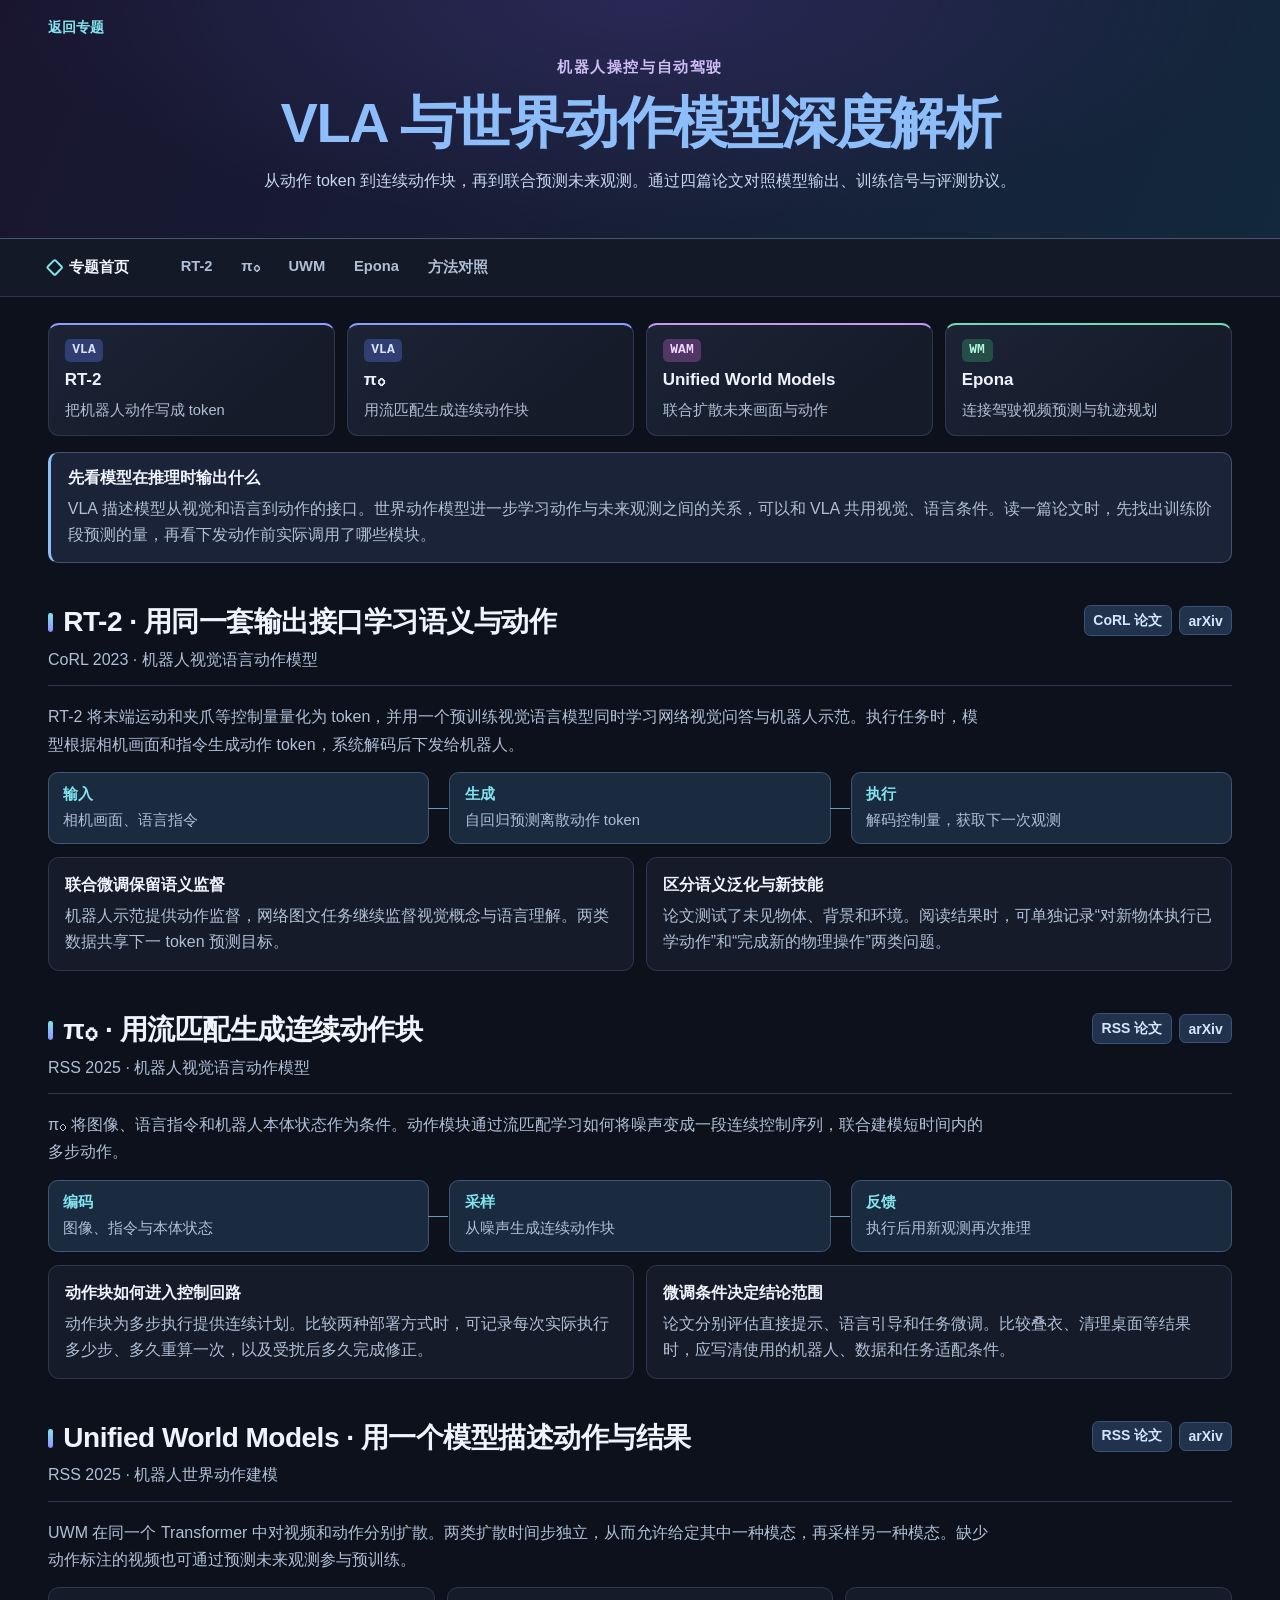
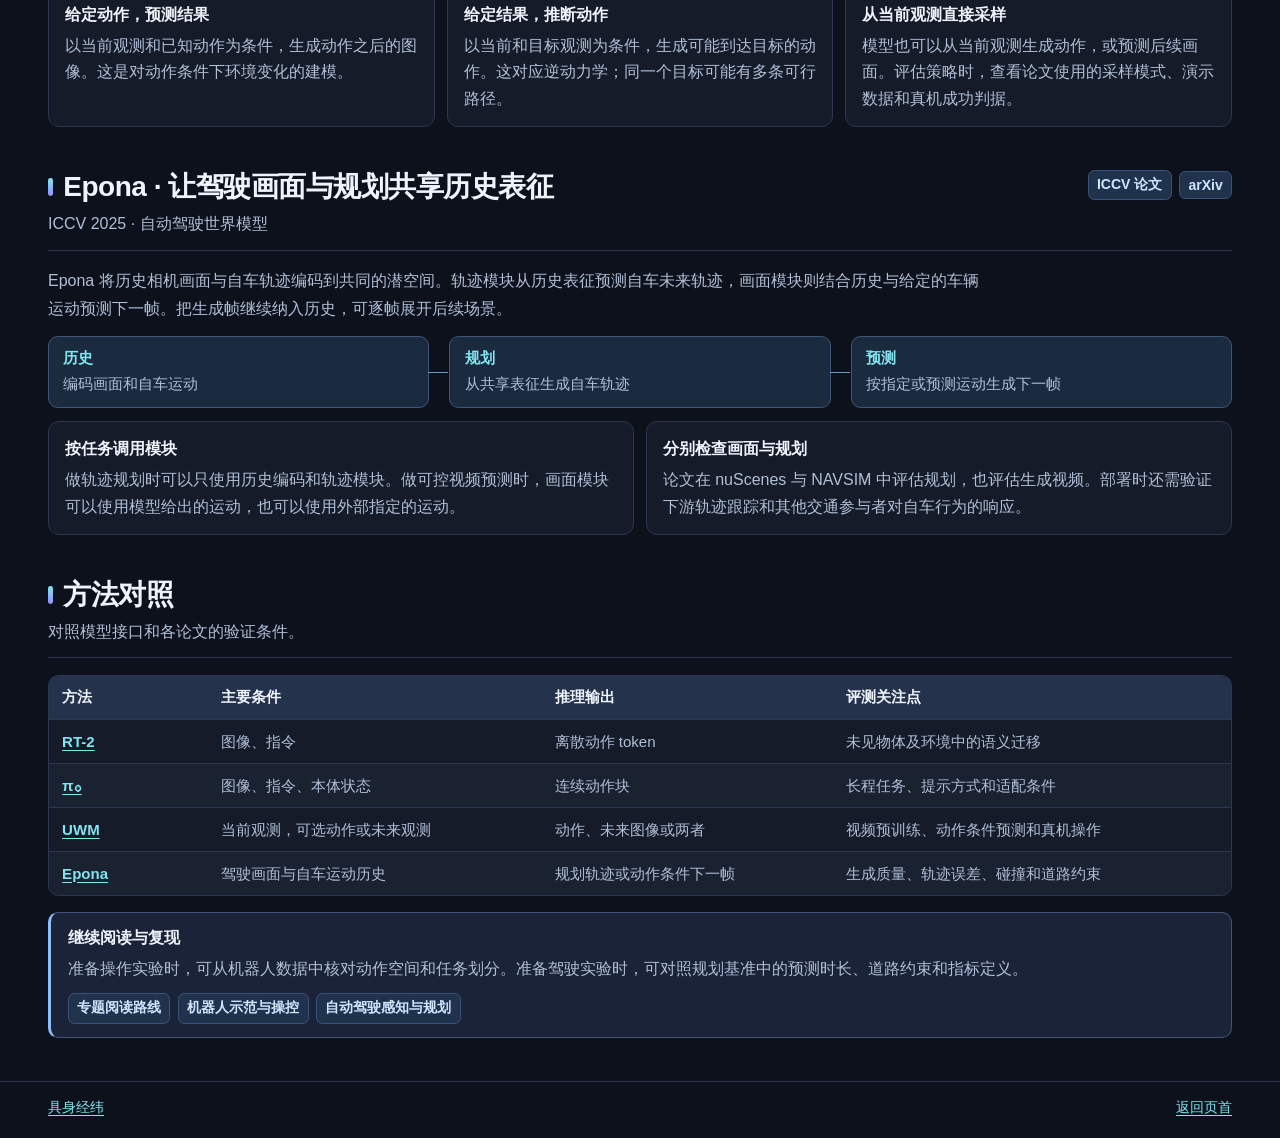
<file: embodied-ai-paper-library/site/world-action.html>
<!doctype html>
<html lang="zh-CN">
<head>
  <meta charset="utf-8">
  <meta name="viewport" content="width=device-width, initial-scale=1">
  <meta name="description" content="对照 RT-2、π₀、Unified World Models 和 Epona，理解动作表示、未来预测与闭环评测。">
  <title>VLA 与世界动作模型深度解析 · 具身经纬</title>
  <link rel="stylesheet" href="./styles.css">
  <link rel="stylesheet" href="./dossiers.css">
</head>
<body class="dossier" id="top">
  <a class="skip" href="#main-content">跳到正文</a>
  <header class="dossier-hero">
    <div class="wrap">
      <a class="dossier-back" href="./index.html#topics">返回专题</a>
      <p class="dossier-kicker">机器人操控与自动驾驶</p>
      <h1>VLA 与世界动作模型深度解析</h1>
      <p>从动作 token 到连续动作块，再到联合预测未来观测。通过四篇论文对照模型输出、训练信号与评测协议。</p>
    </div>
  </header>

  <nav class="section-nav" aria-label="专题导航">
    <div class="wrap nav-inner">
      <a class="nav-home" href="./index.html#topics"><span aria-hidden="true"></span> 专题首页</a>
      <div class="nav-links">
        <a href="#rt2">RT-2</a>
        <a href="#pi0">π₀</a>
        <a href="#uwm">UWM</a>
        <a href="#epona">Epona</a>
        <a href="#comparison">方法对照</a>
      </div>
    </div>
  </nav>

  <main class="wrap" id="main-content" tabindex="-1">
    <section class="dossier-overview" aria-label="代表论文导航">
      <a class="dossier-tile accent-vla" href="#rt2">
        <span class="badge badge-method badge-vla">VLA</span>
        <strong>RT-2</strong>
        <span>把机器人动作写成 token</span>
      </a>
      <a class="dossier-tile accent-vla" href="#pi0">
        <span class="badge badge-method badge-vla">VLA</span>
        <strong>π₀</strong>
        <span>用流匹配生成连续动作块</span>
      </a>
      <a class="dossier-tile accent-wam" href="#uwm">
        <span class="badge badge-method badge-wam">WAM</span>
        <strong>Unified World Models</strong>
        <span>联合扩散未来画面与动作</span>
      </a>
      <a class="dossier-tile accent-wm" href="#epona">
        <span class="badge badge-method badge-wm">WM</span>
        <strong>Epona</strong>
        <span>连接驾驶视频预测与轨迹规划</span>
      </a>
    </section>

    <aside class="dossier-callout" aria-labelledby="framework-title">
      <h2 id="framework-title">先看模型在推理时输出什么</h2>
      <p>VLA 描述模型从视觉和语言到动作的接口。世界动作模型进一步学习动作与未来观测之间的关系，可以和 VLA 共用视觉、语言条件。读一篇论文时，先找出训练阶段预测的量，再看下发动作前实际调用了哪些模块。</p>
    </aside>

    <section id="rt2" class="page-section dossier-section" aria-labelledby="rt2-title">
      <div class="section-heading">
        <div>
          <h2 id="rt2-title">RT-2 · 用同一套输出接口学习语义与动作</h2>
          <p>CoRL 2023 · 机器人视觉语言动作模型</p>
        </div>
        <div class="dossier-links">
          <a href="https://proceedings.mlr.press/v229/zitkovich23a.html">CoRL 论文</a>
          <a href="https://arxiv.org/abs/2307.15818">arXiv</a>
        </div>
      </div>
      <p>RT-2 将末端运动和夹爪等控制量量化为 token，并用一个预训练视觉语言模型同时学习网络视觉问答与机器人示范。执行任务时，模型根据相机画面和指令生成动作 token，系统解码后下发给机器人。</p>
      <ol class="method-flow">
        <li><strong>输入</strong><span>相机画面、语言指令</span></li>
        <li><strong>生成</strong><span>自回归预测离散动作 token</span></li>
        <li><strong>执行</strong><span>解码控制量，获取下一次观测</span></li>
      </ol>
      <div class="detail-grid">
        <article class="detail-card">
          <h3>联合微调保留语义监督</h3>
          <p>机器人示范提供动作监督，网络图文任务继续监督视觉概念与语言理解。两类数据共享下一 token 预测目标。</p>
        </article>
        <article class="detail-card">
          <h3>区分语义泛化与新技能</h3>
          <p>论文测试了未见物体、背景和环境。阅读结果时，可单独记录“对新物体执行已学动作”和“完成新的物理操作”两类问题。</p>
        </article>
      </div>
    </section>

    <section id="pi0" class="page-section dossier-section" aria-labelledby="pi0-title">
      <div class="section-heading">
        <div>
          <h2 id="pi0-title">π₀ · 用流匹配生成连续动作块</h2>
          <p>RSS 2025 · 机器人视觉语言动作模型</p>
        </div>
        <div class="dossier-links">
          <a href="https://roboticsproceedings.org/rss21/p010.html">RSS 论文</a>
          <a href="https://arxiv.org/abs/2410.24164">arXiv</a>
        </div>
      </div>
      <p>π₀ 将图像、语言指令和机器人本体状态作为条件。动作模块通过流匹配学习如何将噪声变成一段连续控制序列，联合建模短时间内的多步动作。</p>
      <ol class="method-flow">
        <li><strong>编码</strong><span>图像、指令与本体状态</span></li>
        <li><strong>采样</strong><span>从噪声生成连续动作块</span></li>
        <li><strong>反馈</strong><span>执行后用新观测再次推理</span></li>
      </ol>
      <div class="detail-grid">
        <article class="detail-card">
          <h3>动作块如何进入控制回路</h3>
          <p>动作块为多步执行提供连续计划。比较两种部署方式时，可记录每次实际执行多少步、多久重算一次，以及受扰后多久完成修正。</p>
        </article>
        <article class="detail-card">
          <h3>微调条件决定结论范围</h3>
          <p>论文分别评估直接提示、语言引导和任务微调。比较叠衣、清理桌面等结果时，应写清使用的机器人、数据和任务适配条件。</p>
        </article>
      </div>
    </section>

    <section id="uwm" class="page-section dossier-section" aria-labelledby="uwm-title">
      <div class="section-heading">
        <div>
          <h2 id="uwm-title">Unified World Models · 用一个模型描述动作与结果</h2>
          <p>RSS 2025 · 机器人世界动作建模</p>
        </div>
        <div class="dossier-links">
          <a href="https://roboticsproceedings.org/rss21/p015.html">RSS 论文</a>
          <a href="https://arxiv.org/abs/2504.02792">arXiv</a>
        </div>
      </div>
      <p>UWM 在同一个 Transformer 中对视频和动作分别扩散。两类扩散时间步独立，从而允许给定其中一种模态，再采样另一种模态。缺少动作标注的视频也可通过预测未来观测参与预训练。</p>
      <div class="detail-grid">
        <article class="detail-card">
          <h3>给定动作，预测结果</h3>
          <p>以当前观测和已知动作为条件，生成动作之后的图像。这是对动作条件下环境变化的建模。</p>
        </article>
        <article class="detail-card">
          <h3>给定结果，推断动作</h3>
          <p>以当前和目标观测为条件，生成可能到达目标的动作。这对应逆动力学；同一个目标可能有多条可行路径。</p>
        </article>
        <article class="detail-card">
          <h3>从当前观测直接采样</h3>
          <p>模型也可以从当前观测生成动作，或预测后续画面。评估策略时，查看论文使用的采样模式、演示数据和真机成功判据。</p>
        </article>
      </div>
    </section>

    <section id="epona" class="page-section dossier-section" aria-labelledby="epona-title">
      <div class="section-heading">
        <div>
          <h2 id="epona-title">Epona · 让驾驶画面与规划共享历史表征</h2>
          <p>ICCV 2025 · 自动驾驶世界模型</p>
        </div>
        <div class="dossier-links">
          <a href="https://openaccess.thecvf.com/content/ICCV2025/html/Zhang_Epona_Autoregressive_Diffusion_World_Model_for_Autonomous_Driving_ICCV_2025_paper.html">ICCV 论文</a>
          <a href="https://arxiv.org/abs/2506.24113">arXiv</a>
        </div>
      </div>
      <p>Epona 将历史相机画面与自车轨迹编码到共同的潜空间。轨迹模块从历史表征预测自车未来轨迹，画面模块则结合历史与给定的车辆运动预测下一帧。把生成帧继续纳入历史，可逐帧展开后续场景。</p>
      <ol class="method-flow">
        <li><strong>历史</strong><span>编码画面和自车运动</span></li>
        <li><strong>规划</strong><span>从共享表征生成自车轨迹</span></li>
        <li><strong>预测</strong><span>按指定或预测运动生成下一帧</span></li>
      </ol>
      <div class="detail-grid">
        <article class="detail-card">
          <h3>按任务调用模块</h3>
          <p>做轨迹规划时可以只使用历史编码和轨迹模块。做可控视频预测时，画面模块可以使用模型给出的运动，也可以使用外部指定的运动。</p>
        </article>
        <article class="detail-card">
          <h3>分别检查画面与规划</h3>
          <p>论文在 nuScenes 与 NAVSIM 中评估规划，也评估生成视频。部署时还需验证下游轨迹跟踪和其他交通参与者对自车行为的响应。</p>
        </article>
      </div>
    </section>

    <section id="comparison" class="page-section dossier-section" aria-labelledby="comparison-title">
      <div class="section-heading">
        <div>
          <h2 id="comparison-title">方法对照</h2>
          <p>对照模型接口和各论文的验证条件。</p>
        </div>
      </div>
      <div class="table-scroll" tabindex="0" role="region" aria-label="可横向滚动的模型对照表">
        <table class="comparison-table">
          <thead>
            <tr><th scope="col">方法</th><th scope="col">主要条件</th><th scope="col">推理输出</th><th scope="col">评测关注点</th></tr>
          </thead>
          <tbody>
            <tr><th scope="row"><a href="#rt2">RT-2</a></th><td>图像、指令</td><td>离散动作 token</td><td>未见物体及环境中的语义迁移</td></tr>
            <tr><th scope="row"><a href="#pi0">π₀</a></th><td>图像、指令、本体状态</td><td>连续动作块</td><td>长程任务、提示方式和适配条件</td></tr>
            <tr><th scope="row"><a href="#uwm">UWM</a></th><td>当前观测，可选动作或未来观测</td><td>动作、未来图像或两者</td><td>视频预训练、动作条件预测和真机操作</td></tr>
            <tr><th scope="row"><a href="#epona">Epona</a></th><td>驾驶画面与自车运动历史</td><td>规划轨迹或动作条件下一帧</td><td>生成质量、轨迹误差、碰撞和道路约束</td></tr>
          </tbody>
        </table>
      </div>
      <div class="dossier-callout">
        <h3>继续阅读与复现</h3>
        <p>准备操作实验时，可从机器人数据中核对动作空间和任务划分。准备驾驶实验时，可对照规划基准中的预测时长、道路约束和指标定义。</p>
        <div class="dossier-links">
          <a href="./index.html#reading-routes">专题阅读路线</a>
          <a href="./index.html#robot-data">机器人示范与操控</a>
          <a href="./index.html#driving-data">自动驾驶感知与规划</a>
        </div>
      </div>
    </section>
  </main>

  <footer class="page-footer">
    <div class="wrap footer-inner">
      <a href="./index.html#topics">具身经纬</a>
      <a href="#top">返回页首</a>
    </div>
  </footer>
</body>
</html>
</file>
<file: embodied-ai-paper-library/site/styles.css>
:root {
  color-scheme: dark;
  --bg: #0d111c;
  --surface: #151b29;
  --raised: #1b2335;
  --line: #2d3750;
  --text: #eff3fc;
  --muted: #b0bfd6;
  --aqua: #81e4ef;
  --violet: #c3afff;
  --display: "Aptos Display", "PingFang SC", "Microsoft YaHei UI", "Segoe UI", sans-serif;
  --body: "Aptos", "PingFang SC", "Microsoft YaHei UI", "Segoe UI", sans-serif;
  --mono: "Cascadia Mono", "SFMono-Regular", Consolas, monospace;
  font-family: var(--body);
  color: var(--text);
  background: var(--bg);
}

*, *::before, *::after { box-sizing: border-box; }
body { margin: 0; }
a { color: var(--aqua); text-underline-offset: .2em; }
a:hover { color: #b5f5ff; }
button, select, input { font: inherit; }
button, select, summary { cursor: pointer; }
button { color: inherit; }
button:focus-visible, a:focus-visible, input:focus-visible, select:focus-visible, summary:focus-visible {
  outline: 2px solid var(--aqua);
  outline-offset: 4px;
}
[hidden] { display: none !important; }
.visually-hidden, .skip:not(:focus) {
  position: absolute;
  width: 1px;
  height: 1px;
  overflow: hidden;
  clip-path: inset(50%);
  white-space: nowrap;
}
.skip:focus { z-index: 10; position: fixed; top: .75rem; left: .75rem; background: var(--surface); padding: .75rem; }
.wrap { margin-inline: auto; width: min(74rem, calc(100% - 4rem)); }

.hero {
  overflow: hidden;
  isolation: isolate;
  position: relative;
  background:
    radial-gradient(ellipse at 100% 0%, #17355a 0%, transparent 58%),
    linear-gradient(116deg, #211937, #151d36 58%, #0f2736);
  border-bottom: 1px solid #36456a;
}
.hero::after {
  content: "";
  z-index: -1;
  position: absolute;
  inset: 0 0 0 43%;
  background:
    repeating-linear-gradient(0deg, #729ad01f 0 1px, transparent 1px 30px),
    repeating-linear-gradient(90deg, #729ad01f 0 1px, transparent 1px 30px);
  mask-image: radial-gradient(ellipse at 75% 42%, #000, transparent 76%);
  pointer-events: none;
}
.hero-inner { text-align: center; padding-block: 3.35rem 2.75rem; }
.hero-scope { margin: 0; color: #d2c2ff; font: 650 .81rem/1.4 var(--mono); letter-spacing: .15em; }
.hero h1 {
  margin: .6rem 0 .75rem;
  color: #b9d2ff;
  font: 800 clamp(2.35rem, 5.7vw, 4.15rem)/1.12 var(--display);
  letter-spacing: -.04em;
}
.hero h1 span { color: var(--aqua); }
.hero-description { margin: 0; color: #c7d6ee; font-size: 1rem; line-height: 1.75; }
.hero-stats {
  display: flex;
  justify-content: center;
  flex-wrap: wrap;
  gap: .52rem;
  margin: 1.35rem 0 0;
}
.hero-stats div {
  display: flex;
  align-items: baseline;
  justify-content: space-between;
  gap: .55rem;
  padding: .48rem .73rem;
  border: 1px solid #4a5b80;
  border-radius: .45rem;
  background: #142137;
}
.hero-stats dt { font-size: .875rem; color: #c5d4ec; }
.hero-stats dd { margin: 0; color: var(--text); font: 650 1rem/1.05 var(--mono); }
.hero-stats .stat-total dd { color: var(--aqua); }

.section-nav {
  z-index: 4;
  position: sticky;
  top: 0;
  border-bottom: 1px solid var(--line);
  background: #141a29f7;
}
.nav-inner { display: flex; align-items: center; gap: clamp(1rem, 3vw, 3rem); min-height: 3.55rem; }
.nav-home {
  display: flex;
  gap: .5rem;
  flex-shrink: 0;
  align-items: center;
  text-decoration: none;
  white-space: nowrap;
  color: var(--text);
  font-weight: 760;
  font-size: .94rem;
}
.nav-home span { width: .84rem; height: .84rem; border: 2px solid var(--aqua); transform: rotate(45deg); border-radius: .15rem; }
.nav-links {
  display: flex;
  gap: .2rem;
  margin-inline: -.3rem;
  overflow-x: auto;
  padding: .29rem .3rem;
  scrollbar-width: thin;
}
.nav-links a {
  flex-shrink: 0;
  padding: .55rem clamp(.42rem, 1vw, .84rem);
  border-radius: .42rem;
  text-decoration: none;
  color: var(--muted);
  font-size: .92rem;
  font-weight: 600;
  white-space: nowrap;
}
.nav-links a:hover { color: var(--text); background: var(--raised); }
.nav-links .nav-dossier { color: var(--aqua); background: #21304b; }

.page-section { margin-block: 2.65rem 3.25rem; scroll-margin-top: 4.5rem; }
.section-heading {
  display: flex;
  justify-content: space-between;
  align-items: end;
  gap: .7rem 1.5rem;
  border-bottom: 1px solid var(--line);
  padding-bottom: .8rem;
  margin-bottom: 1.05rem;
}
.section-heading h2 {
  margin: 0;
  display: flex;
  align-items: center;
  gap: .66rem;
  font: 760 clamp(1.37rem, 2.8vw, 1.75rem)/1.22 var(--display);
  letter-spacing: -.018em;
}
.section-heading h2::before {
  content: "";
  width: .3rem;
  height: 1.15rem;
  border-radius: .15rem;
  background: linear-gradient(var(--aqua), #9291ff);
  flex: none;
}
.section-heading p { margin: .5rem 0 0; line-height: 1.55; color: var(--muted); }
.section-heading .sync-status { font-size: .875rem; color: var(--aqua); }

.overview-grid, .topic-grid, .resource-grid, .classics-grid { display: grid; gap: .9rem; }
.overview-grid { grid-template-columns: repeat(4, minmax(0, 1fr)); }
.topic-grid, .resource-grid { grid-template-columns: repeat(3, minmax(0, 1fr)); }
.classics-grid { grid-template-columns: repeat(2, minmax(0, 1fr)); }
.overview-card, .filters, .paper, .empty-state, .classic, .topic-card, .resource-card {
  border: 1px solid var(--line);
  border-radius: .8rem;
  background: var(--surface);
}
.overview-card {
  display: flex;
  align-items: flex-start;
  flex-direction: column;
  gap: .55rem;
  padding: 1.1rem 1.15rem 1rem;
  background: linear-gradient(146deg, var(--raised), var(--surface) 79%);
  border-left: 3px solid var(--card-accent);
}
.accent-vla { --card-accent: #8f9dff; }
.accent-wam { --card-accent: #c699ef; }
.accent-wm { --card-accent: #71d9ba; }
.accent-mas { --card-accent: #e9af67; }
.method-meta { display: flex; flex-wrap: wrap; align-items: center; gap: .4rem .56rem; color: var(--muted); font-size: .86rem; }
.overview-card h3, .topic-card h3, .resource-card h4 { margin: 0; font: 740 1.15rem/1.35 var(--display); }
.overview-card p, .classic p, .resource-card p { color: var(--muted); margin: 0; line-height: 1.63; }
.overview-card .inline-link { margin-top: auto; }
.inline-link {
  color: var(--aqua);
  font-size: .91rem;
  font-weight: 670;
  padding-top: .36rem;
  text-decoration-color: #80e4ef70;
}
.inline-link:hover { text-decoration-color: currentColor; }
.feature-grid { display: grid; grid-template-columns: repeat(2, minmax(0, 1fr)); gap: .9rem; }
.feature-card {
  display: flex;
  flex-direction: column;
  align-items: flex-start;
  gap: .7rem;
  padding: 1.18rem 1.26rem;
  border: 1px solid var(--line);
  border-left: 3px solid var(--card-accent);
  border-radius: .8rem;
  background: linear-gradient(138deg, var(--raised), var(--surface) 78%);
}
.feature-card h3 { margin: 0; font-size: 1.17rem; line-height: 1.4; }
.feature-card p { margin: 0; color: var(--muted); line-height: 1.65; }
.feature-link {
  margin-top: auto;
  padding: .48rem .75rem;
  border: 1px solid #426087;
  border-radius: .46rem;
  background: #22344f;
  color: #d6eaff;
  font-size: .91rem;
  font-weight: 680;
  text-decoration: none;
}
.feature-link:hover { background: #2c4467; }
.badges, .classic-meta { display: flex; align-items: center; flex-wrap: wrap; gap: .36rem; }
.badge {
  display: inline-block;
  border-radius: .32rem;
  padding: .25rem .48rem;
  font-size: .81rem;
  font-weight: 650;
  line-height: 1.12;
}
.badge-method { font-family: var(--mono); }
.badge-vla { color: #dce4ff; background: #303e72; }
.badge-wam { color: #f2d8ff; background: #513666; }
.badge-wm { color: #b3f6dd; background: #254e49; }
.badge-mas { color: #ffe0b8; background: #593b2a; }
.badge-domain { color: #d0dbee; background: #2a354c; }
.venue-chip, .venue-highlight, .award-chip {
  line-height: 1.35;
  text-decoration: none;
  overflow-wrap: anywhere;
}
.venue-chip { color: #d0dbee; background: #29374d; }
.venue-highlight { color: #cce3ff; background: #213e64; border: 1px solid #42628e; }
.award-chip { margin-top: .62rem; color: #ffe39e; background: #3a2c24; border: 1px solid #7b5e3d; }
.award-chip:hover { color: #fff2c9; }

.tracker { display: grid; grid-template-columns: 13rem minmax(0, 1fr); gap: 1.15rem; align-items: start; }
.filters { position: sticky; top: 4.5rem; padding: .85rem 1rem 1rem; }
.filters-header { display: flex; align-items: center; justify-content: space-between; gap: .45rem; }
.filters-header h3 { font-size: 1rem; margin: 0; }
.text-button { padding: .35rem .15rem; border: none; background: transparent; color: var(--aqua); font-size: .87rem; }
.text-button:hover { text-decoration: underline; }
.filters fieldset { min-width: 0; margin: .95rem 0 0; padding: 0; border: 0; }
.filters legend { color: var(--muted); padding: 0; margin-bottom: .35rem; font-size: .88rem; font-weight: 620; }
.radio-option { display: flex; align-items: center; gap: .55rem; min-height: 2rem; padding: .28rem .44rem; border-radius: .35rem; cursor: pointer; font-size: .92rem; }
.radio-option:hover { background: var(--raised); }
.radio-option:has(input:checked) { color: var(--aqua); background: #22324d; }
.radio-option input { margin: 0; accent-color: #76dfef; }
.filter-note { border-top: 1px solid var(--line); margin: .85rem 0 0; padding-top: .75rem; font-size: .87rem; color: var(--muted); line-height: 1.55; }

.results { min-width: 0; }
.results-actions { display: flex; justify-content: space-between; align-items: center; flex-wrap: wrap; gap: .62rem; margin-bottom: .65rem; }
.view-switch { display: flex; gap: .2rem; padding: .2rem; border: 1px solid var(--line); border-radius: .52rem; background: var(--surface); }
.view-switch button {
  min-height: 2.12rem;
  background: transparent;
  border: 0;
  padding: .35rem .75rem;
  border-radius: .36rem;
  color: var(--muted);
  font-size: .93rem;
  font-weight: 650;
}
.view-switch button:hover { color: var(--text); }
.view-switch button[aria-pressed="true"] { color: var(--aqua); background: #263650; }
#saved-count { margin-left: .15rem; font-family: var(--mono); }
.sort-control { position: relative; }
.sort-control select {
  appearance: none;
  min-height: 2.65rem;
  padding: .46rem 2rem .46rem .72rem;
  border: 1px solid var(--line);
  border-radius: .48rem;
  color: var(--text);
  background: var(--surface);
  font-size: .92rem;
}
.sort-control::after {
  position: absolute;
  content: "";
  right: .8rem;
  top: calc(50% - .28rem);
  width: .45rem;
  height: .45rem;
  border: solid var(--muted);
  border-width: 0 1.5px 1.5px 0;
  transform: rotate(45deg);
  pointer-events: none;
}
.search-control { position: relative; display: flex; align-items: center; }
.search-icon { position: absolute; left: .95rem; width: .86rem; height: .86rem; border: 1.6px solid var(--muted); border-radius: 50%; pointer-events: none; }
.search-icon::after {
  content: "";
  position: absolute;
  top: .63rem;
  left: .59rem;
  width: .4rem;
  height: 1.6px;
  background: var(--muted);
  transform: rotate(45deg);
  transform-origin: left center;
}
#search {
  width: 100%;
  min-height: 2.9rem;
  background: var(--surface);
  border: 1px solid var(--line);
  border-radius: .48rem;
  color: var(--text);
  padding: .57rem .7rem .57rem 2.42rem;
}
#search::placeholder { color: var(--muted); }
.results-count { margin: .65rem 0 .62rem; color: var(--muted); font-size: .9rem; }

.paper-list { display: grid; gap: .7rem; }
.paper { padding: .95rem 1.12rem; }
.paper-meta { display: flex; justify-content: space-between; align-items: flex-start; gap: .5rem; }
.bookmark, .outline-button {
  border: 1px solid var(--line);
  background: var(--raised);
  color: var(--muted);
  border-radius: .4rem;
  font-size: .9rem;
}
.bookmark { flex: none; min-height: 2rem; padding: .26rem .48rem; }
.bookmark:hover, .bookmark[aria-pressed="true"], .outline-button:hover { color: var(--aqua); border-color: #548595; background: #23384a; }
.paper h3 { margin: .45rem 0 .34rem; font-size: clamp(1.07rem, 2vw, 1.26rem); line-height: 1.36; overflow-wrap: anywhere; }
.paper h3 a, .classic h3 a, .resource-card h4 a { color: var(--text); text-decoration: none; }
.paper h3 a:hover, .classic h3 a:hover, .resource-card h4 a:hover { color: var(--aqua); text-decoration: underline; }
.authors { color: var(--muted); margin: 0; font-size: .92rem; line-height: 1.45; overflow-wrap: anywhere; }
.authors:not(.full) { display: -webkit-box; -webkit-box-orient: vertical; -webkit-line-clamp: 1; overflow: hidden; }
.paper-footer { display: flex; align-items: center; flex-wrap: wrap; gap: .32rem .82rem; margin-top: .65rem; color: var(--muted); font-size: .85rem; }
.paper-footer time, .classic-meta time { font-family: var(--mono); }
.paper details { margin-top: .62rem; padding-top: .55rem; border-top: 1px solid var(--line); }
.paper summary { color: var(--aqua); width: fit-content; font-size: .91rem; }
.paper details p { margin: .55rem 0 0; color: var(--muted); line-height: 1.64; overflow-wrap: anywhere; }
.empty-state { padding: 1.25rem; }
.empty-state h4 { margin: 0; }
.empty-state p { margin: .45rem 0 0; color: var(--muted); }
.empty-state a { display: inline-block; margin-top: .55rem; }
.more-row { display: flex; justify-content: center; }
.outline-button { margin-top: .8rem; padding: .63rem 1.05rem; color: var(--aqua); }

.classics-grid { list-style: none; padding: 0; margin: 0; }
.classic { padding: 1rem 1.1rem; scroll-margin-top: 5rem; }
.classic:target { border-color: var(--aqua); }
.classic-meta time { color: var(--aqua); margin-right: .25rem; font-size: .94rem; font-weight: 650; }
.classic h3 { margin: .55rem 0 .45rem; font-size: 1.07rem; line-height: 1.4; overflow-wrap: anywhere; }
.anchor-links { display: flex; flex-wrap: wrap; gap: .46rem; }
.anchor-links a { padding: .4rem .68rem; background: var(--surface); border: 1px solid var(--line); border-radius: .46rem; text-decoration: none; font-size: .9rem; }
.anchor-links a:hover { background: var(--raised); }
.group-heading { margin: 1.4rem 0 .64rem; font-size: 1.18rem; scroll-margin-top: 5rem; }
.classics-grid + .group-heading, .resource-group + .resource-group { margin-top: 1.65rem; }
.award-strip {
  border: 1px solid #665338;
  background: #261f22;
  border-radius: .6rem;
  padding: .78rem .9rem;
  margin-top: .82rem;
  scroll-margin-top: 5rem;
}
.award-strip h3 { margin: 0 0 .38rem; color: #ffe39e; font-size: 1rem; }
.award-strip div { display: flex; align-items: center; flex-wrap: wrap; gap: .45rem 1.1rem; }
.award-strip a { font-size: .9rem; }
.topic-card, .resource-card { padding: 1rem 1.1rem; }
.topic-card h3 { margin-bottom: .85rem; }
.reading-path { margin: 0 0 .76rem; padding-left: 1.35rem; }
.reading-path li { padding-left: .16rem; color: var(--muted); }
.reading-path li::marker { font-family: var(--mono); color: var(--violet); }
.reading-path li + li { margin-top: .52rem; }
.reading-path span { display: block; margin-top: .2rem; line-height: 1.5; }
.resource-type { margin-bottom: .3rem; color: var(--violet); font-size: .88rem; }
.resource-card p { margin-top: .5rem; }
.resource-card h4 { overflow-wrap: anywhere; }
.resource-group { scroll-margin-top: 5rem; }
.group-description { color: var(--muted); line-height: 1.55; margin: -.15rem 0 .68rem; }
.page-footer { border-top: 1px solid var(--line); color: var(--muted); }
.footer-inner { padding-block: 1.05rem 1.3rem; display: flex; flex-wrap: wrap; gap: .65rem 1.2rem; justify-content: space-between; font-size: .9rem; }

@media (max-width: 54rem) {
  .wrap { width: min(74rem, calc(100% - 2rem)); }
  .hero-inner { padding-block: 2.65rem 2.2rem; }
  .page-section { margin-block: 2rem 2.6rem; }
  .overview-card { padding-inline: .86rem; }
  .overview-grid, .resource-grid, .topic-grid { grid-template-columns: repeat(2, minmax(0, 1fr)); }
  .tracker { grid-template-columns: 11.6rem minmax(0, 1fr); gap: .75rem; }
  .tracker-heading { align-items: start; flex-direction: column; }
  .tracker-heading .sync-status { margin: 0; }
}

@media (max-width: 40rem) {
  .hero-inner { padding-block: 1.95rem 1.65rem; }
  .hero-scope { letter-spacing: .1em; }
  .hero-stats { display: grid; grid-template-columns: repeat(2, minmax(0, 1fr)); max-width: 28rem; margin-inline: auto; }
  .nav-inner { min-height: 3.22rem; }
  .nav-home { display: none; }
  .nav-links { display: grid; grid-template-columns: repeat(5, minmax(0, 1fr)); width: 100%; margin: 0; padding-inline: 0; }
  .nav-links a { display: grid; place-items: center; padding-inline: .13rem; font-size: .875rem; white-space: normal; text-align: center; }
  .overview-grid, .topic-grid, .resource-grid, .classics-grid, .feature-grid, .tracker { grid-template-columns: minmax(0, 1fr); }
  .overview-grid, .topic-grid, .resource-grid, .classics-grid { gap: .7rem; }
  #topics .section-heading { align-items: start; flex-direction: column; }
  .filters { position: static; display: grid; gap: .25rem .6rem; grid-template-columns: repeat(2, minmax(0, 1fr)); }
  .filters-header, .filter-note, .publication-filters { grid-column: 1 / -1; }
  .publication-filters label { display: inline-flex; }
  .filters fieldset { margin-top: .28rem; }
  .filter-note { margin-top: .38rem; padding-top: .48rem; }
  .paper { padding-inline: .83rem; }
}

@media (max-width: 23rem) {
  .wrap { width: calc(100% - 1.2rem); }
  .nav-links a { font-size: .8rem; }
}
</file>
<file: embodied-ai-paper-library/site/dossiers.css>
.dossier { --card-accent: #8dbefa; }
.dossier.accent-mas { --card-accent: #edb16f; }
.dossier-hero {
  position: relative;
  border-bottom: 1px solid #475477;
  background:
    radial-gradient(ellipse at 50% 0%, #292855, transparent 69%),
    linear-gradient(112deg, #19152f, #13283c);
}
.dossier.accent-mas .dossier-hero {
  background:
    radial-gradient(ellipse at 50% 0%, #3a294a, transparent 72%),
    linear-gradient(116deg, #211c35, #132936);
}
.dossier-hero .wrap { position: relative; text-align: center; padding-block: 3.45rem 2.75rem; }
.dossier-back {
  position: absolute;
  left: 0;
  top: 1.1rem;
  font-size: .9rem;
  text-decoration: none;
  font-weight: 600;
}
.dossier-back:hover { text-decoration: underline; }
.dossier-hero .dossier-kicker {
  margin: 0 auto .54rem;
  color: #cfbdf7;
  font-size: .91rem;
  font-weight: 650;
  letter-spacing: .11em;
}
.dossier-hero h1 {
  color: var(--card-accent);
  margin: 0 0 .7rem;
  font: 800 clamp(2rem, 4.8vw, 3.5rem)/1.2 var(--display);
  letter-spacing: -.027em;
}
.dossier-hero p { max-width: 50rem; margin: 0 auto; color: #c7d6ee; line-height: 1.7; }
.dossier .page-section { margin-block: 2.65rem; }

.dossier-overview {
  display: grid;
  grid-template-columns: repeat(4, minmax(0, 1fr));
  gap: .75rem;
  margin: 1.65rem 0 1rem;
}
.dossier-tile {
  display: flex;
  flex-direction: column;
  align-items: flex-start;
  gap: .43rem;
  padding: .88rem .98rem;
  border: 1px solid var(--line);
  border-top: 2px solid var(--card-accent);
  border-radius: .68rem;
  background: linear-gradient(140deg, var(--raised), var(--surface) 76%);
  color: var(--text);
  text-decoration: none;
}
.dossier-tile:hover { background: #222e44; color: var(--text); }
.dossier-tile h2, .dossier-tile h3, .dossier-tile strong { margin: 0; font-size: 1.06rem; line-height: 1.35; }
.dossier-tile p, .dossier-tile span:not(.badge) { margin: 0; color: var(--muted); font-size: .92rem; line-height: 1.55; }
.dossier-callout {
  margin: 1rem 0;
  border: 1px solid #415275;
  border-left: 3px solid var(--card-accent);
  border-radius: .62rem;
  padding: .85rem 1.05rem;
  background: #1a2337;
}
.dossier-callout h2, .dossier-callout h3 { margin: 0 0 .42rem; font-size: 1.03rem; }
.dossier-callout p, .dossier-callout ul { margin: 0; color: var(--muted); line-height: 1.65; }
.dossier-callout ul { padding-left: 1.3rem; }
.dossier-callout li + li { margin-top: .35rem; }
.dossier-callout .dossier-links { margin-top: .7rem; }
.dossier-section .section-heading { align-items: start; }
.dossier-section .section-heading:has(> p) { flex-direction: column; gap: .42rem; }
.dossier-section .section-heading:has(> p) p { margin: 0; max-width: 59rem; }
.dossier-section > p { max-width: 59rem; margin: 0 0 .83rem; color: var(--muted); line-height: 1.72; }
.detail-grid { display: grid; grid-template-columns: repeat(2, minmax(0, 1fr)); gap: .72rem; }
.detail-grid:has(> :nth-child(3)) { grid-template-columns: repeat(3, minmax(0, 1fr)); }
.detail-card { border: 1px solid var(--line); border-radius: .68rem; background: var(--surface); padding: .9rem 1rem; }
.detail-card h3 { margin: 0 0 .45rem; font-size: 1.03rem; line-height: 1.4; }
.detail-card p { margin: 0; color: var(--muted); line-height: 1.65; }
.detail-card .dossier-links { margin-top: .58rem; }
.dossier-links { display: flex; align-items: center; flex-wrap: wrap; gap: .3rem .47rem; }
.dossier-links a {
  display: inline-block;
  border: 1px solid #3b537a;
  border-radius: .4rem;
  background: #21324d;
  color: #d1e6ff;
  padding: .32rem .52rem;
  font-size: .875rem;
  font-weight: 650;
  text-decoration: none;
}
.dossier-links a:hover { background: #2b4265; }
.method-flow {
  display: grid;
  grid-template-columns: repeat(3, minmax(0, 1fr));
  gap: 1.26rem;
  list-style: none;
  margin: .85rem 0;
  padding: 0;
}
.method-flow li {
  position: relative;
  min-width: 0;
  border: 1px solid #415675;
  border-radius: .6rem;
  background: #1a2b40;
  padding: .72rem .9rem;
}
.method-flow li:not(:last-child)::after {
  position: absolute;
  top: 50%;
  left: 100%;
  width: 1.26rem;
  height: 1px;
  content: "";
  background: #6a98be;
}
.method-flow strong { display: block; margin: 0 0 .24rem; color: var(--aqua); font-size: .96rem; }
.method-flow span { color: var(--muted); font-size: .92rem; line-height: 1.5; }
.table-scroll { overflow-x: auto; border: 1px solid var(--line); border-radius: .64rem; background: var(--surface); }
.table-scroll:focus-visible { outline: 2px solid var(--aqua); outline-offset: 3px; }
.comparison-table { width: 100%; min-width: 42rem; border-collapse: collapse; font-size: .94rem; }
.comparison-table caption { color: var(--muted); text-align: left; padding: .7rem .83rem; }
.comparison-table th, .comparison-table td {
  text-align: left;
  vertical-align: top;
  padding: .64rem .82rem;
  border-bottom: 1px solid var(--line);
  line-height: 1.5;
}
.comparison-table thead th { background: #24324c; }
.comparison-table tbody th { color: var(--text); min-width: 7rem; }
.comparison-table td { color: var(--muted); }
.comparison-table tbody tr:nth-child(even) { background: #1a2232; }
.comparison-table tbody tr:last-child > * { border-bottom: 0; }

@media (max-width: 51rem) {
  .dossier-overview { grid-template-columns: repeat(2, minmax(0, 1fr)); }
}
@media (max-width: 42rem) {
  .dossier-hero .wrap { padding-block: 3.05rem 1.85rem; }
  .dossier-hero h1 { font-size: clamp(1.76rem, 7.7vw, 2.35rem); }
  .dossier .page-section { margin-block: 2rem; }
  .dossier-section .section-heading { flex-direction: column; gap: .55rem; }
  .detail-grid, .detail-grid:has(> :nth-child(3)) { grid-template-columns: minmax(0, 1fr); }
  .method-flow { grid-template-columns: minmax(0, 1fr); gap: .75rem; }
  .method-flow li:not(:last-child)::after { top: 100%; left: 1rem; width: 1px; height: .75rem; }
}
@media (max-width: 24rem) {
  .dossier-tile { padding: .72rem; }
  .dossier-tile p, .dossier-tile span:not(.badge) { font-size: .875rem; }
}
</file>
